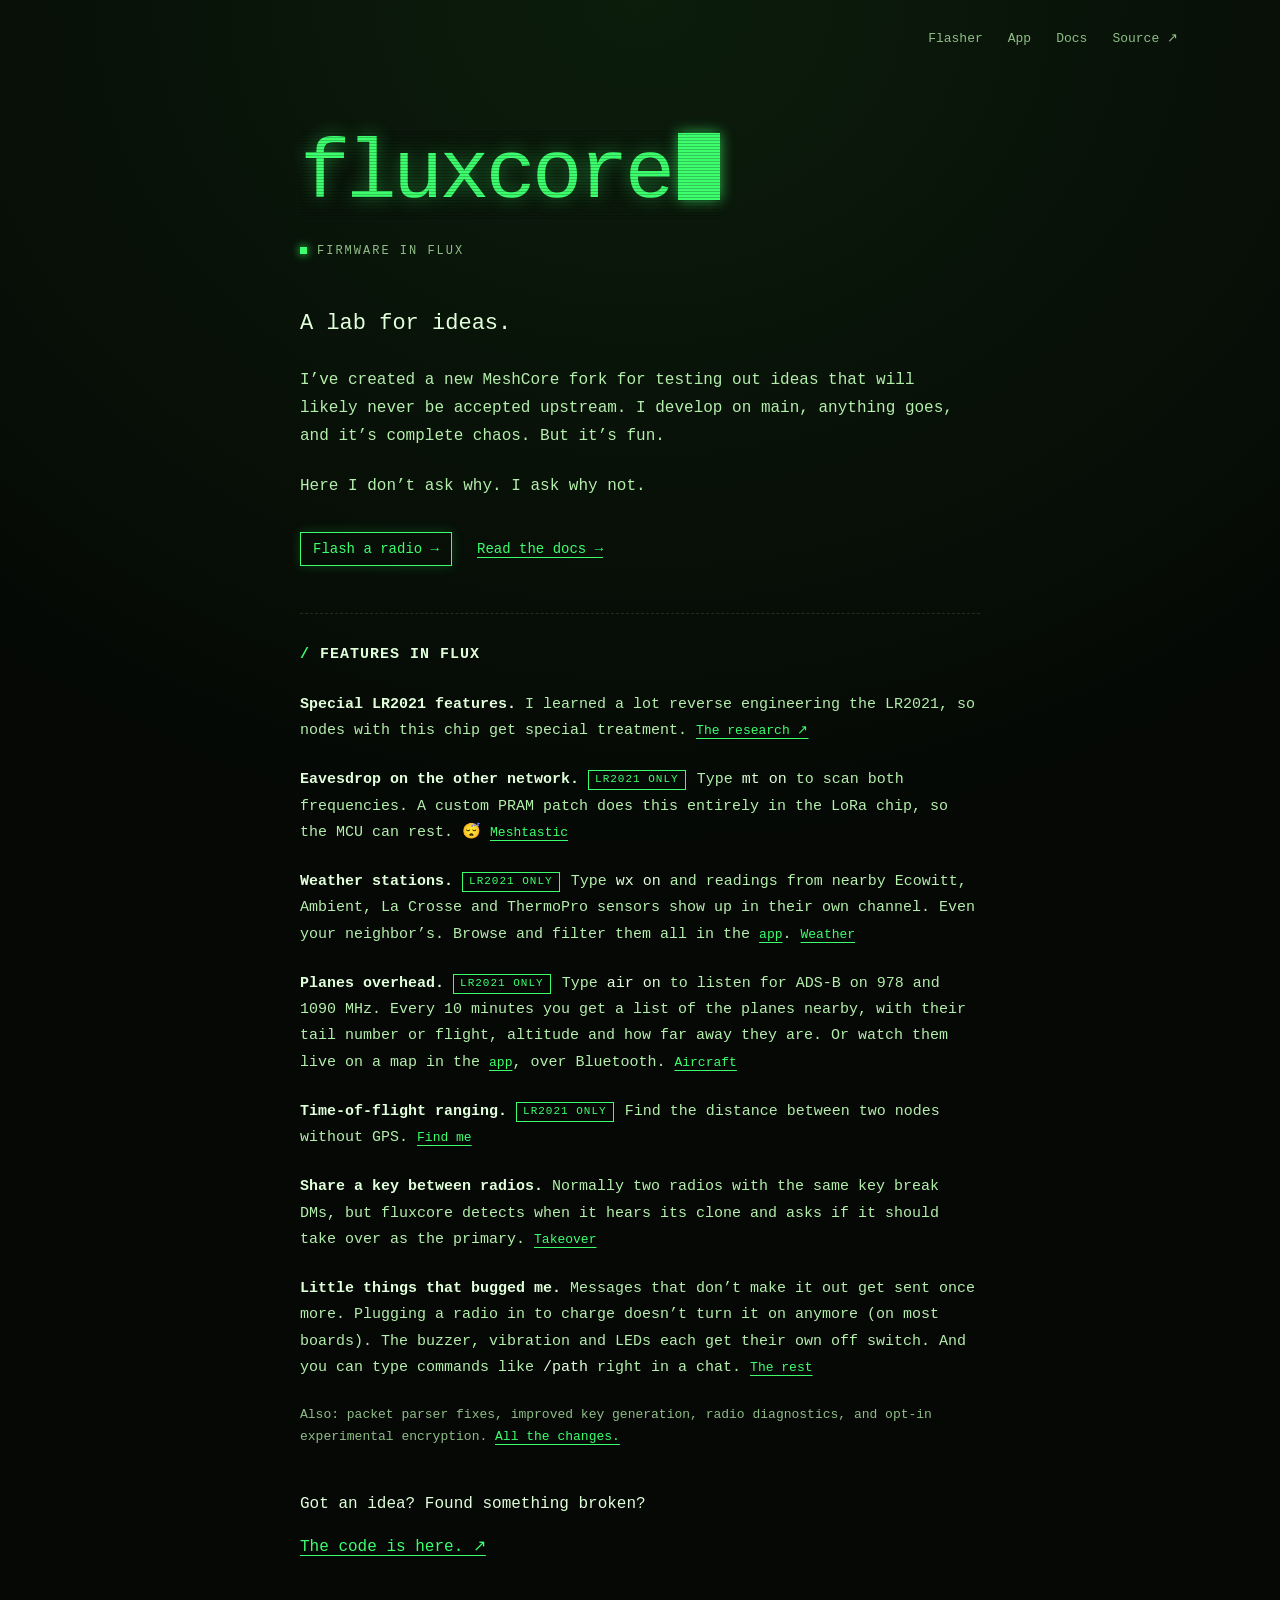
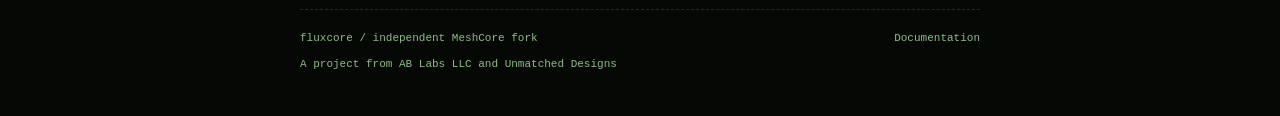
<file: landing/index.html>
<!doctype html>
<html lang="en">
<head>
<meta charset="utf-8"><meta name="viewport" content="width=device-width, initial-scale=1">
<title>fluxcore — Firmware in flux, compatible with MeshCore</title>
<meta name="description" content="A MeshCore fork for trying things. Fast iteration, useful fixes, and experiments on the existing mesh.">
<style>
:root{color-scheme:dark;--bg:#050805;--fg:#b4eeac;--hi:#e0ffda;--sub:#8fbd87;--line:#1c331b;--acid:#3dff6e;--ink:#031003;--mono:ui-monospace,SFMono-Regular,Menlo,Consolas,'Liberation Mono','Courier New',monospace}
*{box-sizing:border-box}html{scroll-behavior:smooth;background:var(--bg)}
body{margin:0;min-height:100vh;background:radial-gradient(ellipse 80% 50% at 50% 0,#0c1d0c,transparent) var(--bg) no-repeat;color:var(--fg);font:16px/1.75 var(--mono)}
/* scanlines on the title only */
h1{position:relative;width:fit-content}
h1::after{content:"";position:absolute;inset:0;pointer-events:none;background:repeating-linear-gradient(0deg,rgb(0 0 0/.22) 0 1px,transparent 1px 3px)}
::selection{background:var(--acid);color:var(--ink)}
a{color:var(--acid);text-decoration-thickness:1px;text-underline-offset:4px}
a:hover{background:var(--acid);color:var(--ink);text-decoration:none}
a:focus-visible{outline:1px solid var(--acid);outline-offset:4px}
nav{max-width:1140px;margin:0 auto;padding:28px 32px;display:flex;justify-content:flex-end;gap:25px;font-size:13px}
nav a{text-decoration:none;color:var(--sub)}
main{width:min(100% - 48px,680px);margin:52px auto 0}
header{margin-bottom:45px}
h1{font-size:clamp(52px,10vw,84px);font-weight:400;letter-spacing:-4px;line-height:1.05;margin:0 0 22px;color:var(--acid);text-shadow:0 0 18px rgb(61 255 110/.45)}
.cursor{display:inline-block;background:var(--acid);width:.5em;height:.8em;margin-left:.08em;vertical-align:-.04em;box-shadow:0 0 14px rgb(61 255 110/.7);animation:blink 1.1s steps(1) infinite}
@keyframes blink{50%{opacity:0}}
.status{color:var(--sub);font-size:12px;letter-spacing:2px;display:flex;align-items:center;gap:10px}
.signal{width:7px;height:7px;background:var(--acid);box-shadow:0 0 8px var(--acid);display:inline-block;position:relative;top:-1px}
.intro{font-size:22px;line-height:1.5;margin:0 0 26px;color:var(--hi)}
p{margin:0 0 22px}
h2{font-size:15px;font-weight:700;line-height:1.5;margin:0 0 25px;color:var(--hi);letter-spacing:1px;text-transform:uppercase}
.jump{display:flex;gap:25px;flex-wrap:wrap;margin:32px 0 0;font-size:14px;align-items:center}
.jump a{white-space:nowrap}
.primary{border:1px solid var(--acid);padding:4px 12px;text-decoration:none;box-shadow:0 0 12px rgb(61 255 110/.2)}
.section{border-top:1px dashed var(--line);padding-top:30px;margin-top:47px}
.feature{font-size:15px;line-height:1.75}
.feature strong{font-weight:700;color:var(--hi)}
.feature p{margin-bottom:23px}
.feature a{font-size:13px;white-space:nowrap}
.note{font-size:13px;color:var(--sub);line-height:1.7}
.closing{margin:42px 0 48px;font-size:16px}
.closing p{margin:0 0 15px;color:var(--hi)}
footer{border-top:1px dashed var(--line);padding:19px 0 34px;margin-top:42px;display:flex;justify-content:space-between;gap:16px;font-size:11px;color:var(--sub)}
footer a{text-decoration:none;color:var(--sub)}
footer{flex-wrap:wrap;row-gap:6px}
code{color:var(--hi)}
.tag{display:inline-block;border:1px solid var(--acid);color:var(--acid);font-size:11px;letter-spacing:1px;text-transform:uppercase;padding:0 6px;margin:0 2px 0 0;line-height:1.6;vertical-align:1px}
.credit{flex-basis:100%}
.slash{color:var(--acid);margin-right:10px}
@media(max-width:600px){nav{padding:23px 24px;justify-content:flex-start;gap:22px;font-size:12px}main{margin-top:36px;width:calc(100% - 48px)}h1{font-size:58px;letter-spacing:-3px}.intro{font-size:19px}body{font-size:15px}.section{margin-top:35px}.jump{gap:20px;font-size:13px}footer{flex-direction:column;gap:5px}.status{font-size:11px}}
@media(prefers-reduced-motion:reduce){html{scroll-behavior:auto}.cursor{animation:none}}
</style>
</head><body>
<nav aria-label="Main navigation"><a href="/flash/">Flasher</a><a href="/app/">App</a><a href="/docs/">Docs</a><a href="https://github.com/beala/MeshCore">Source ↗</a></nav>
<main>
<header><h1>fluxcore<span class="cursor" aria-hidden="true"></span></h1><div class="status"><span class="signal" aria-hidden="true"></span>FIRMWARE IN FLUX</div></header>
<p class="intro">A lab for ideas.</p>
<p>I’ve created a new MeshCore fork for testing out ideas that will likely never be accepted upstream. I develop on main, anything goes, and it’s complete chaos. But it’s fun.</p>
<p>Here I don’t ask why. I ask why not.</p>
<div class="jump"><a class="primary" href="/flash/">Flash a radio →</a><a href="/docs/">Read the docs →</a></div>
<section class="section" aria-labelledby="changes"><h2 id="changes"><span class="slash" aria-hidden="true">/</span>Features in flux</h2>
<div class="feature">
<p><strong>Special LR2021 features.</strong> I learned a lot reverse engineering the LR2021, so nodes with this chip get special treatment. <a href="https://github.com/beala/lr2021-re">The research ↗</a></p>
<p><strong>Eavesdrop on the other network.</strong> <span class="tag">LR2021 only</span> Type <code>mt on</code> to scan both frequencies. A custom PRAM patch does this entirely in the LoRa chip, so the MCU can rest. 😴 <a href="/docs/#meshtastic">Meshtastic</a></p>
<p><strong>Weather stations.</strong> <span class="tag">LR2021 only</span> Type <code>wx on</code> and readings from nearby Ecowitt, Ambient, La Crosse and ThermoPro sensors show up in their own channel. Even your neighbor’s. Browse and filter them all in the <a href="/app/">app</a>. <a href="/docs/#weather">Weather</a></p>
<p><strong>Planes overhead.</strong> <span class="tag">LR2021 only</span> Type <code>air on</code> to listen for ADS-B on 978 and 1090&nbsp;MHz. Every 10 minutes you get a list of the planes nearby, with their tail number or flight, altitude and how far away they are. Or watch them live on a map in the <a href="/app/">app</a>, over Bluetooth. <a href="/docs/#aircraft">Aircraft</a></p>
<p><strong>Time-of-flight ranging.</strong> <span class="tag">LR2021 only</span> Find the distance between two nodes without GPS. <a href="/docs/#find-me">Find me</a></p>
<p><strong>Share a key between radios.</strong> Normally two radios with the same key break DMs, but fluxcore detects when it hears its clone and asks if it should take over as the primary. <a href="/docs/#clone-takeover">Takeover</a></p>
<p><strong>Little things that bugged me.</strong> Messages that don’t make it out get sent once more. Plugging a radio in to charge doesn’t turn it on anymore (on most boards). The buzzer, vibration and LEDs each get their own off switch. And you can type commands like <code>/path</code> right in a chat. <a href="/docs/#differences">The rest</a></p>
</div>
<p class="note">Also: packet parser fixes, improved key generation, radio diagnostics, and opt-in experimental encryption. <a href="/docs/#differences">All the changes.</a></p>
</section>
<div class="closing"><p>Got an idea? Found something broken?</p><a href="https://github.com/beala/MeshCore">The code is here. ↗</a></div>
<footer><span>fluxcore / independent MeshCore fork</span><a href="/docs/">Documentation</a><span class="credit">A project from AB Labs LLC and Unmatched Designs</span></footer>
</main></body></html>
</file>
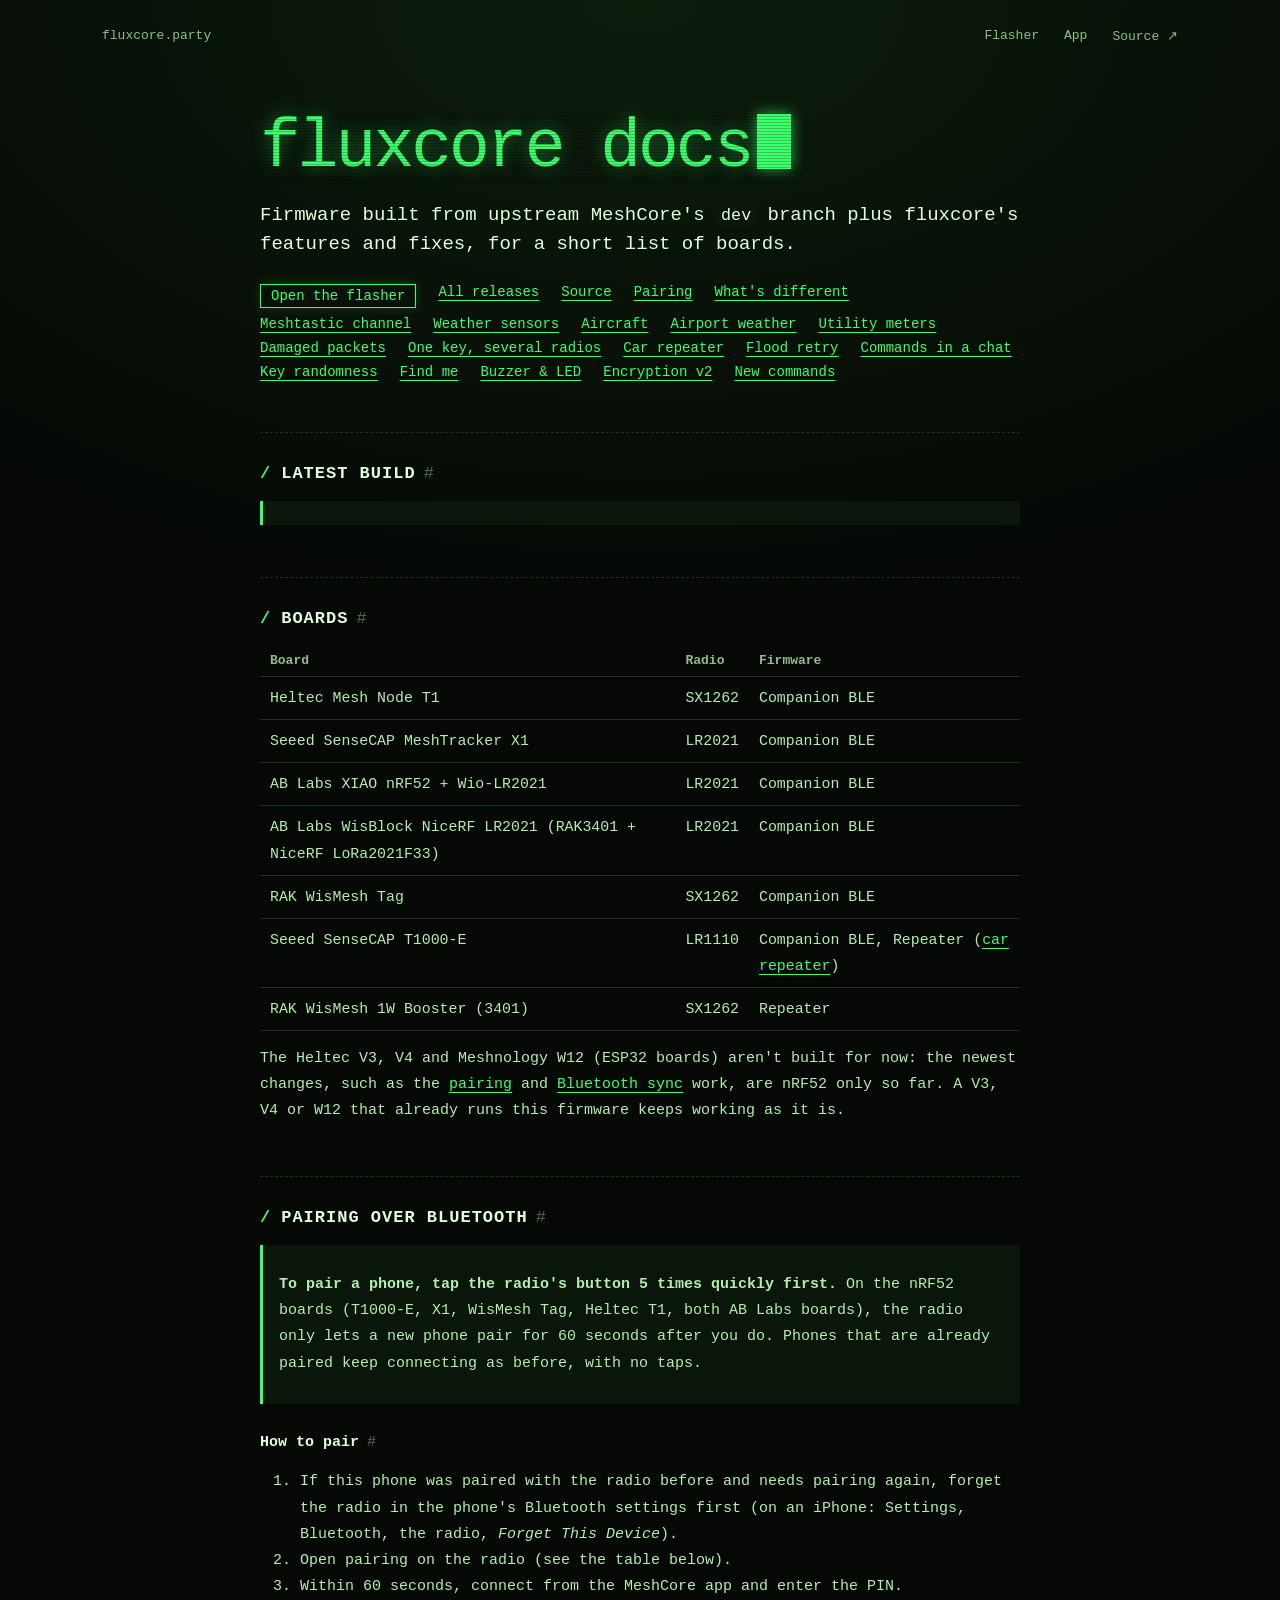
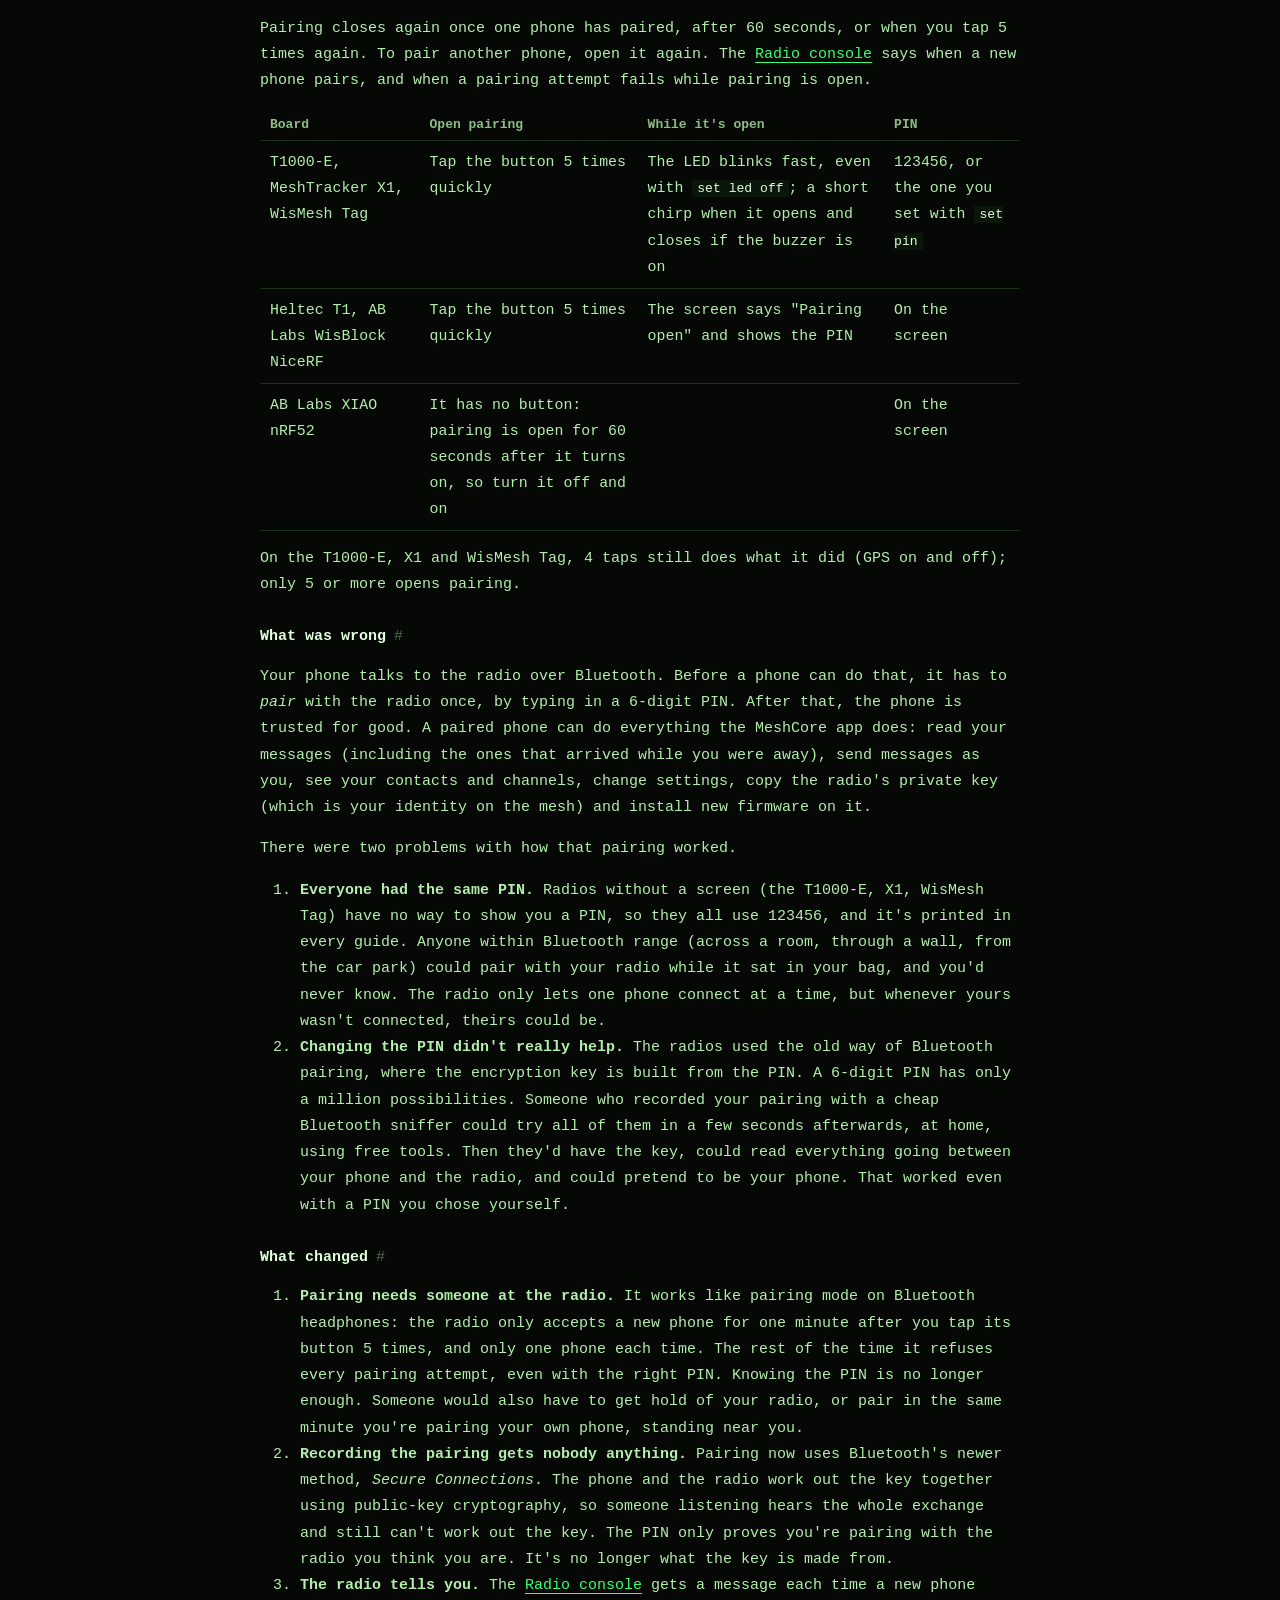
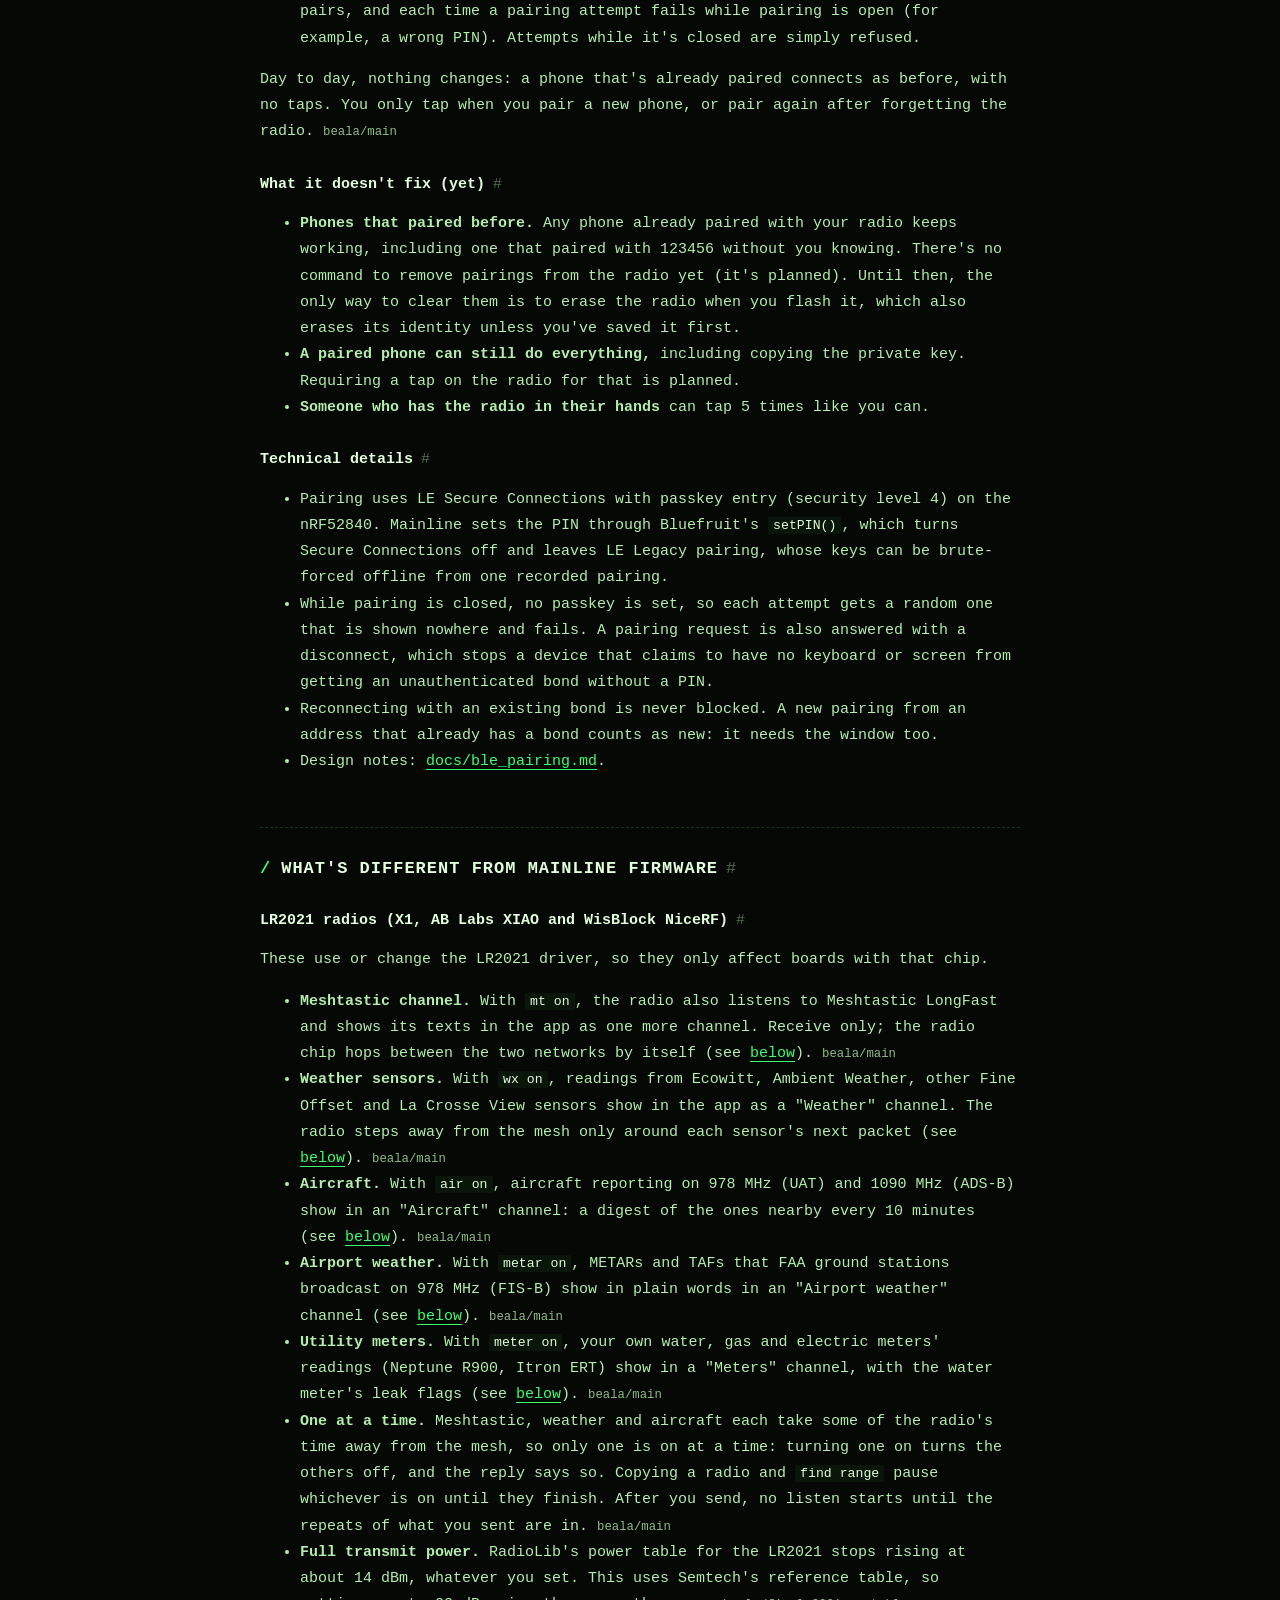
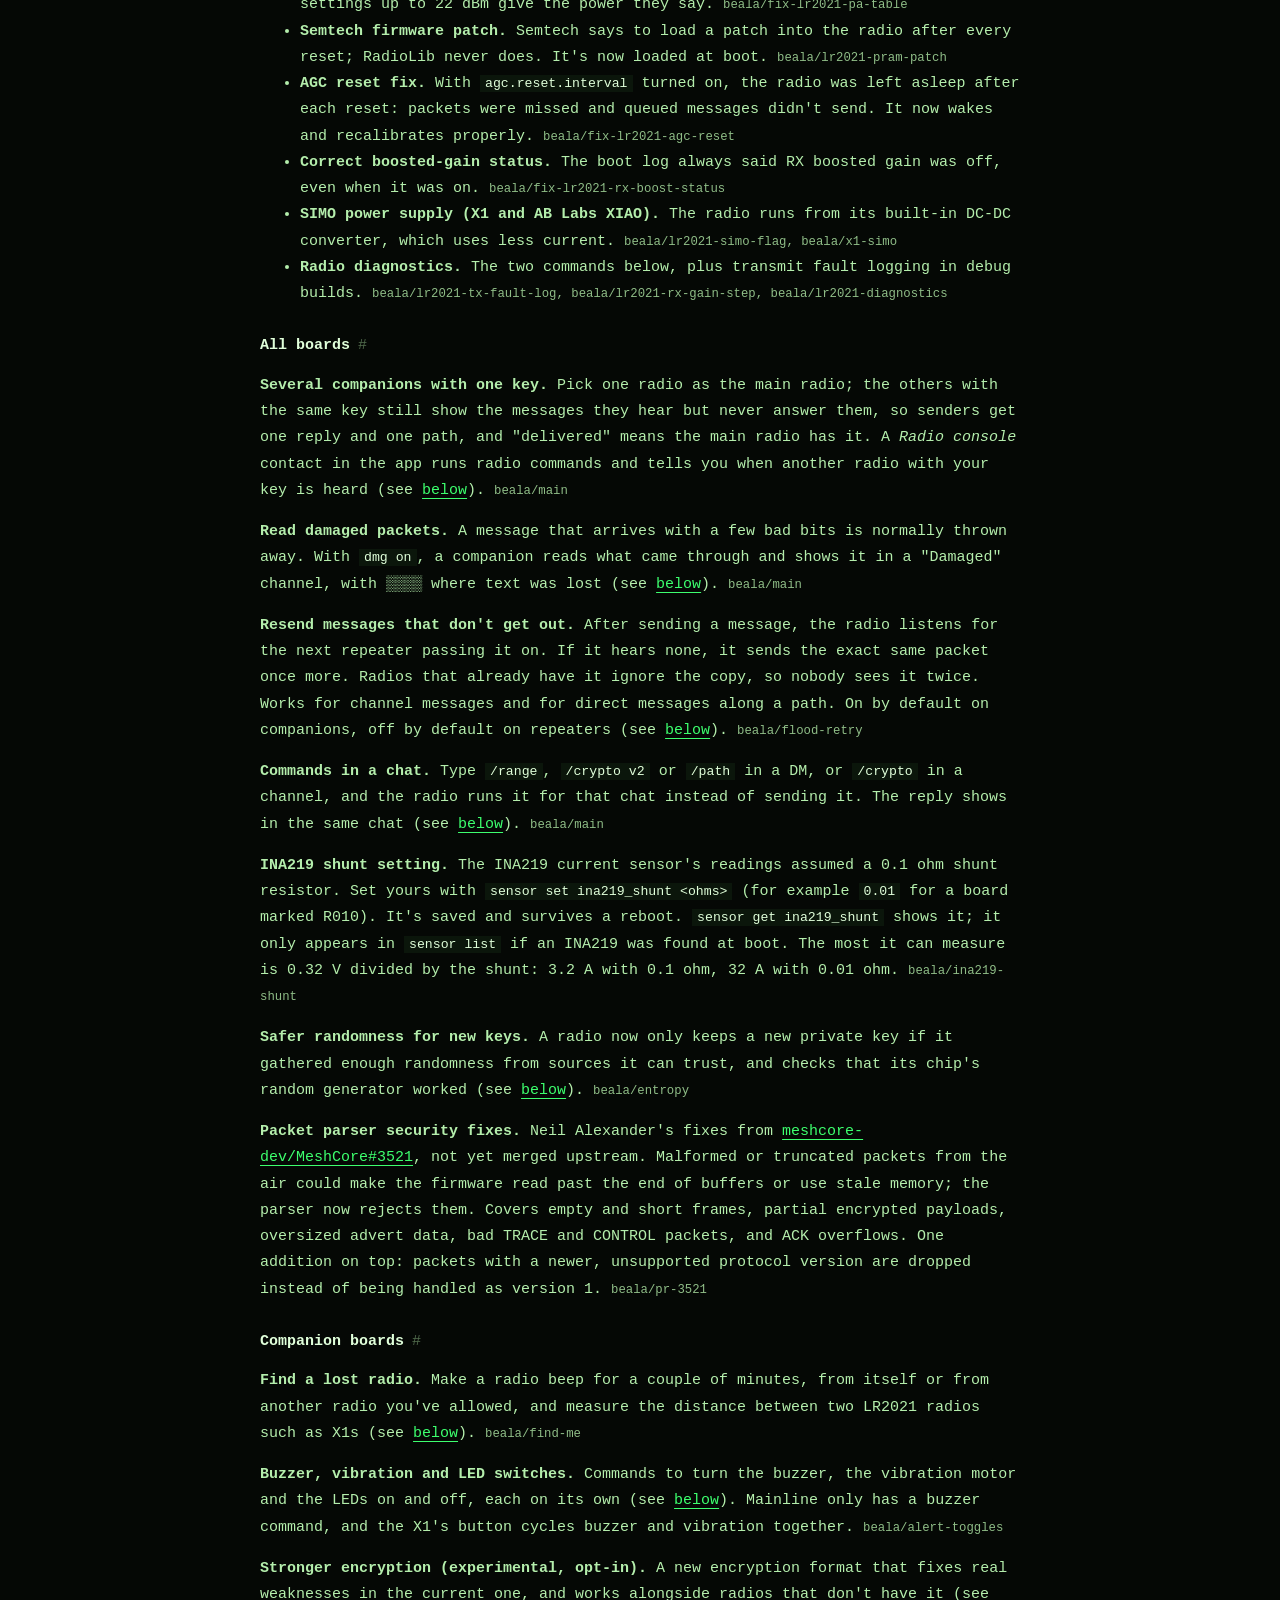
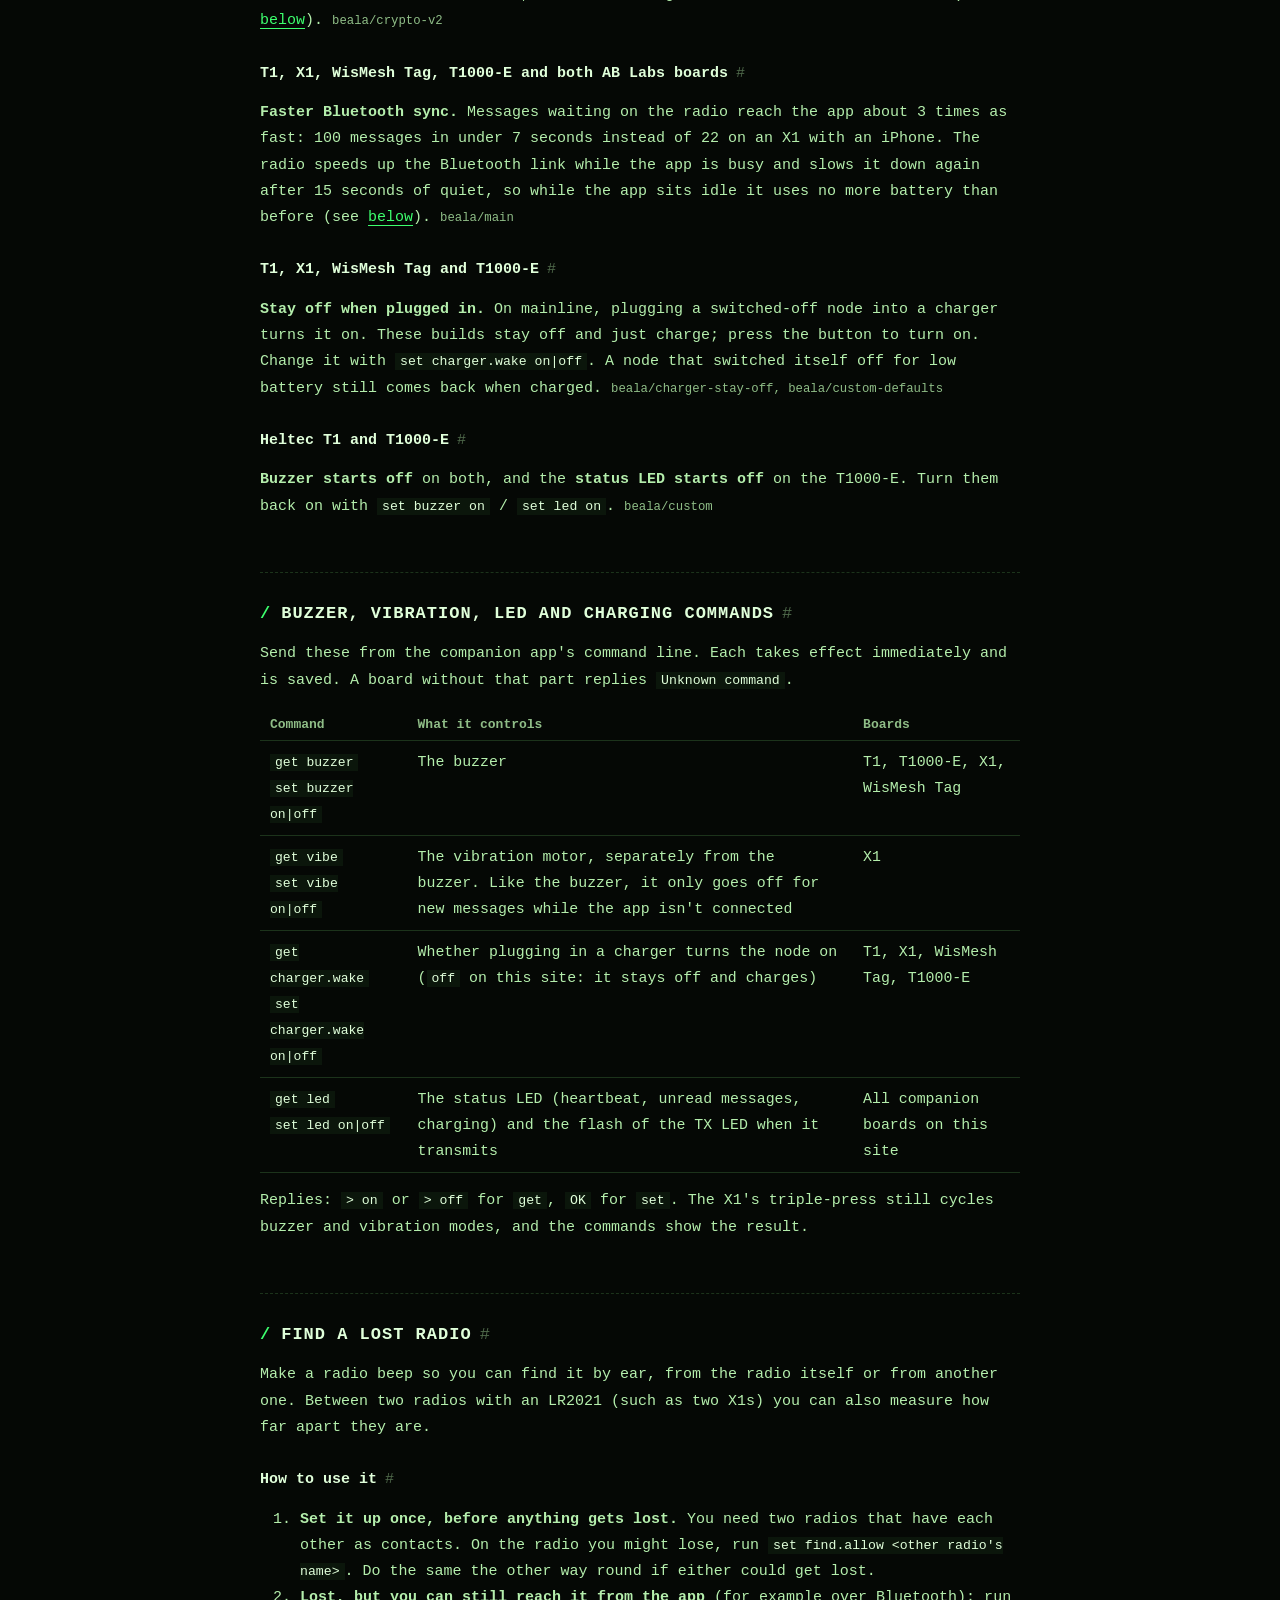
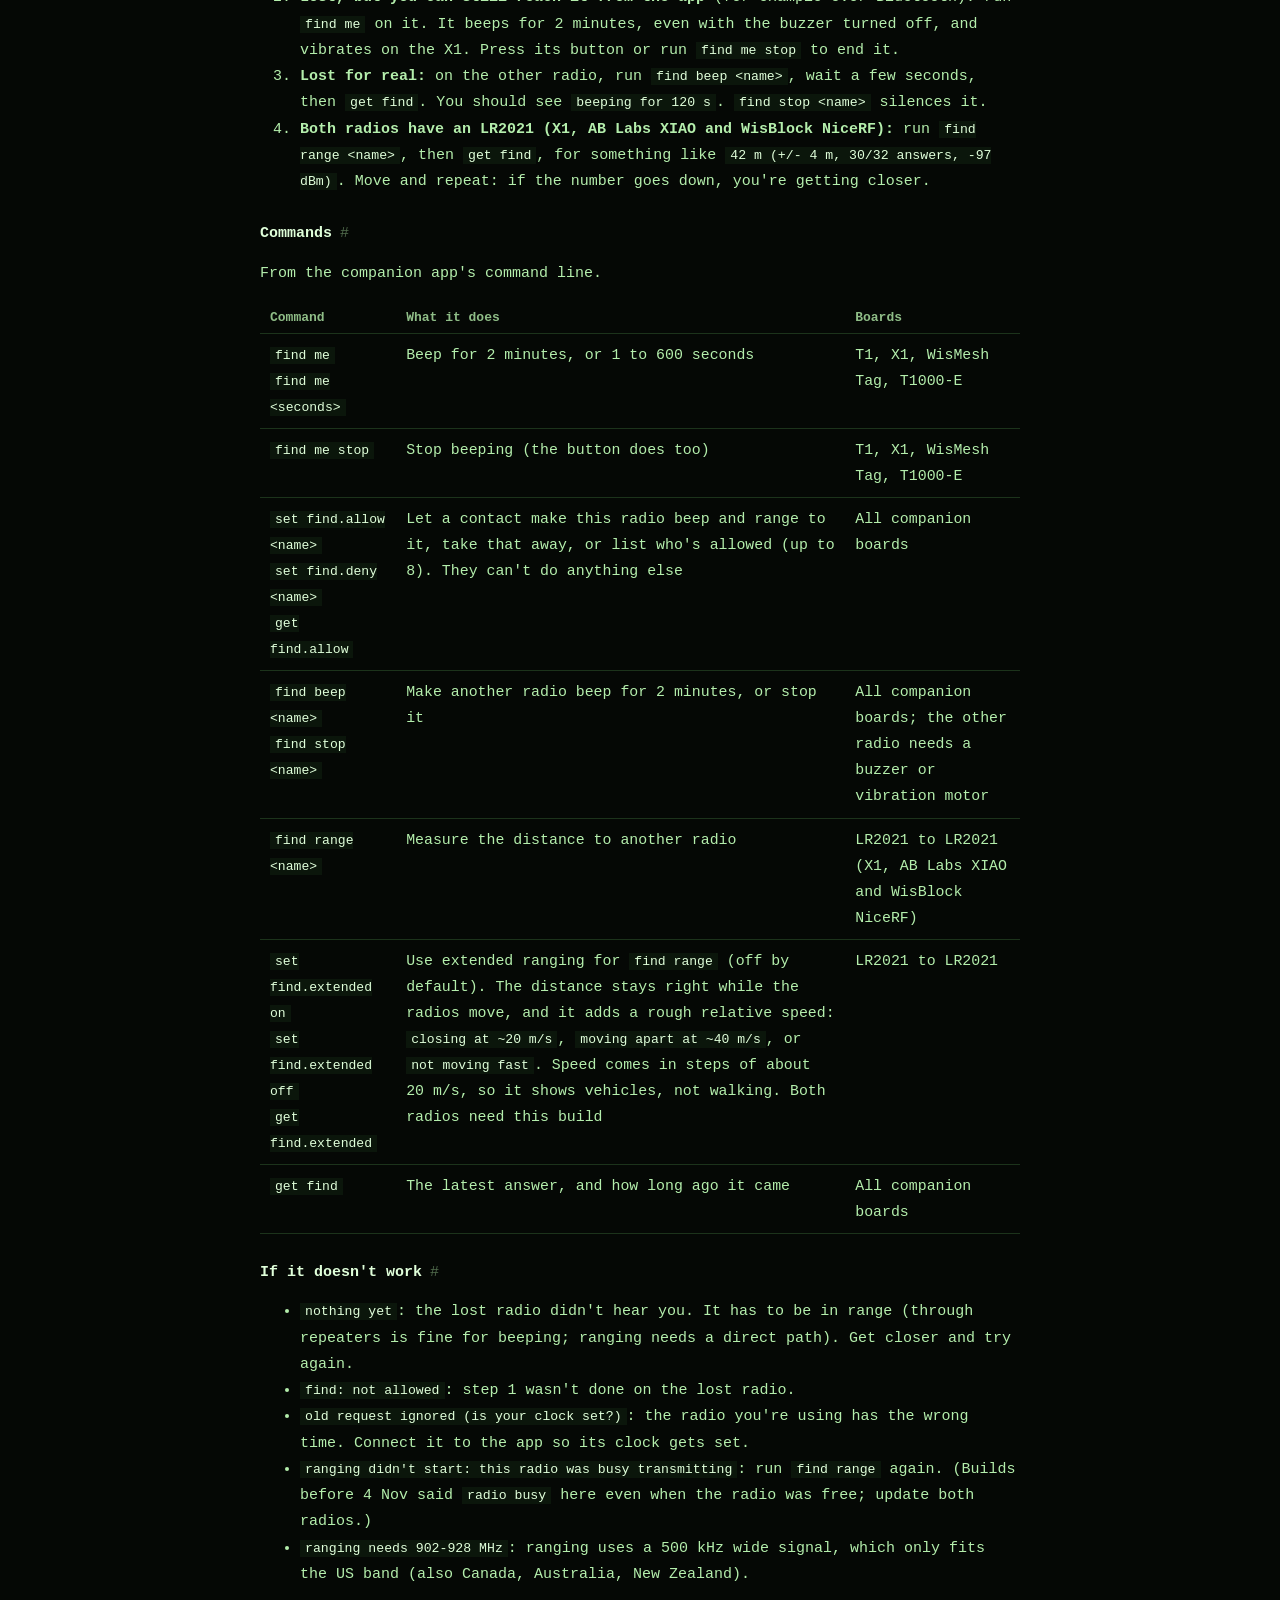
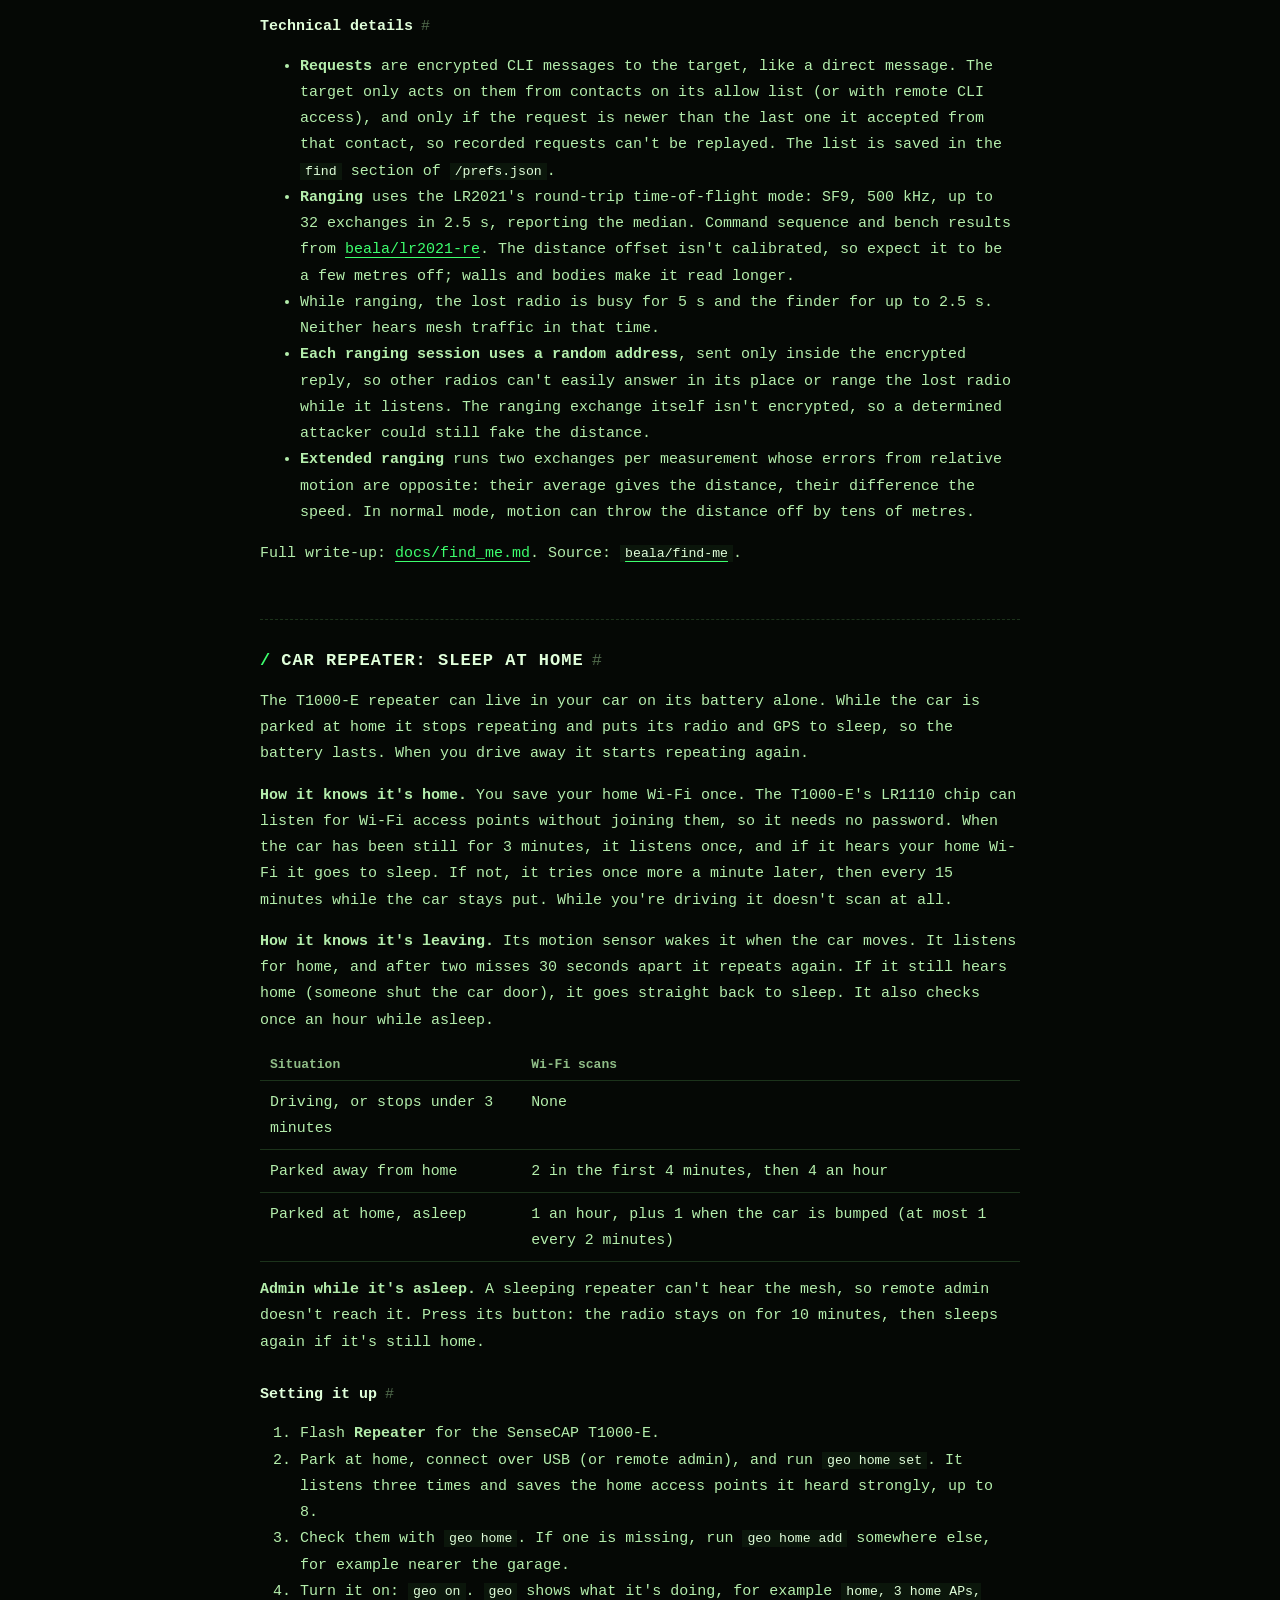
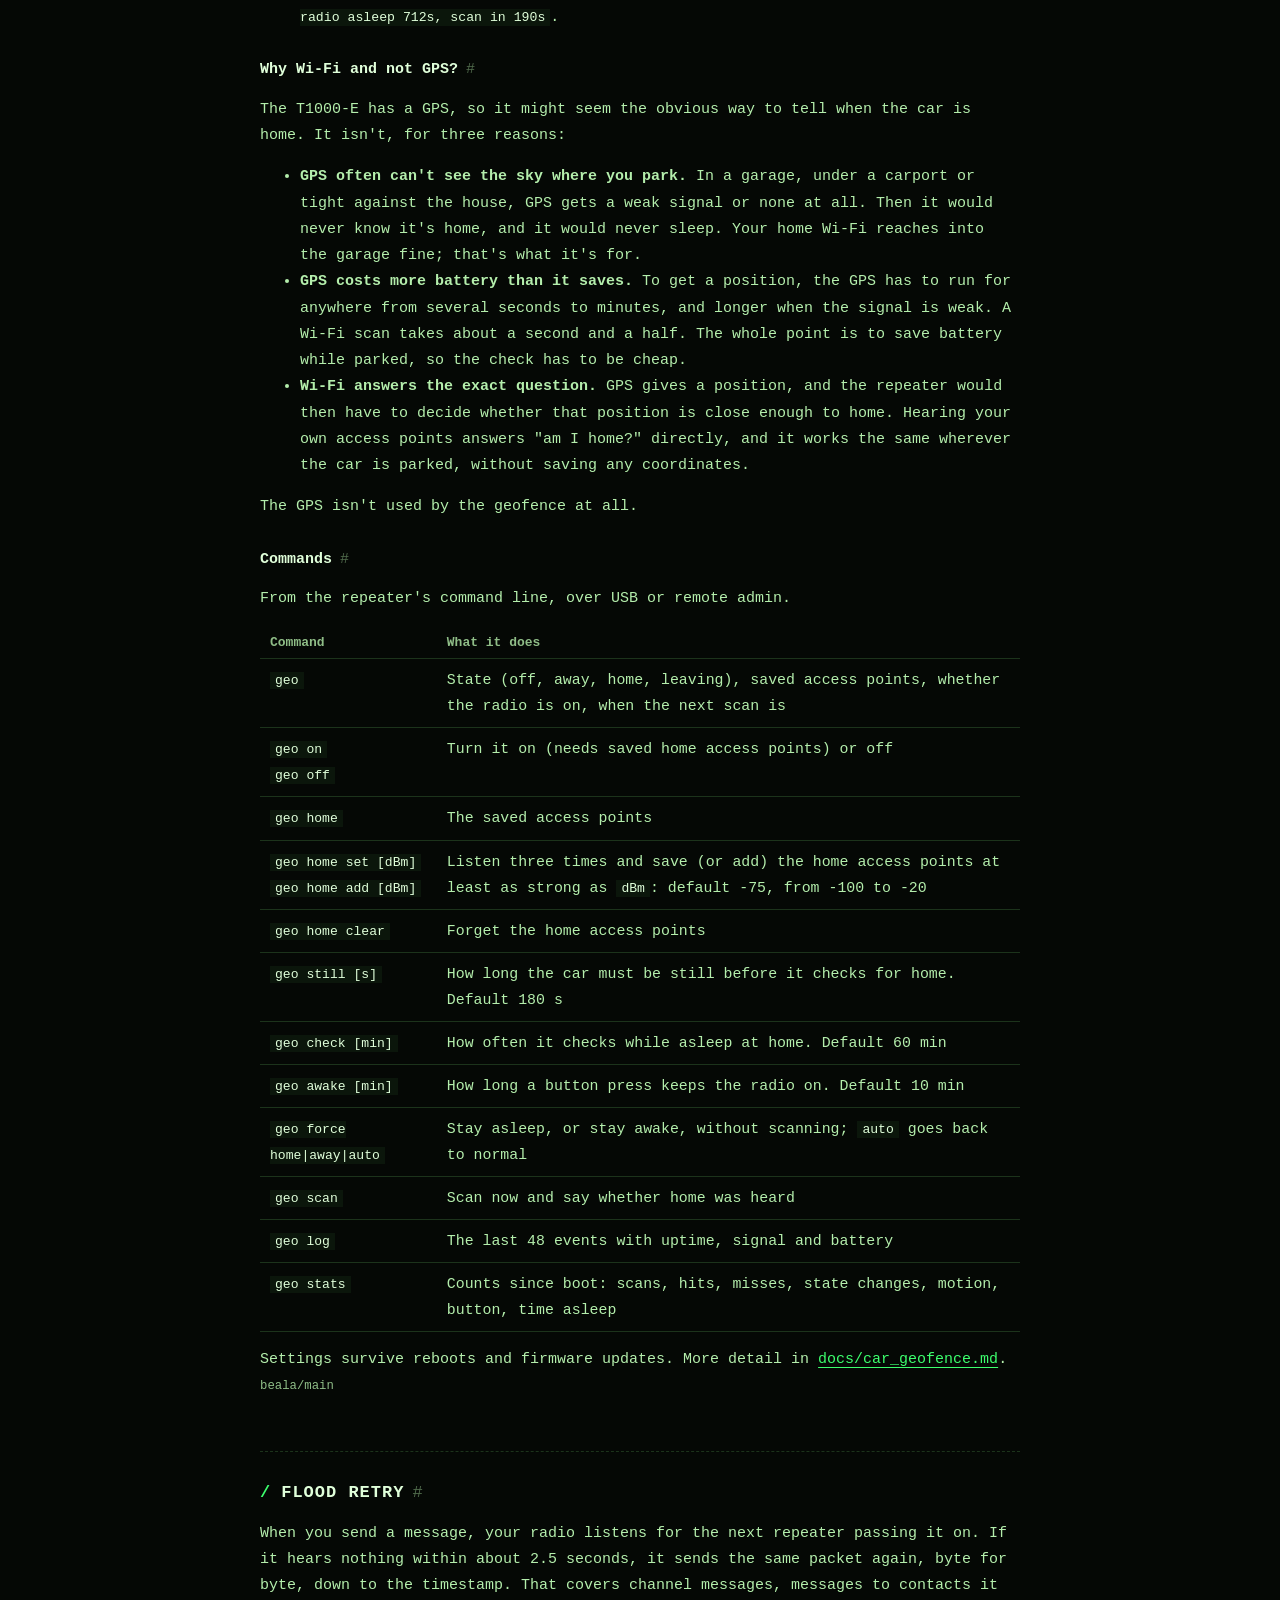
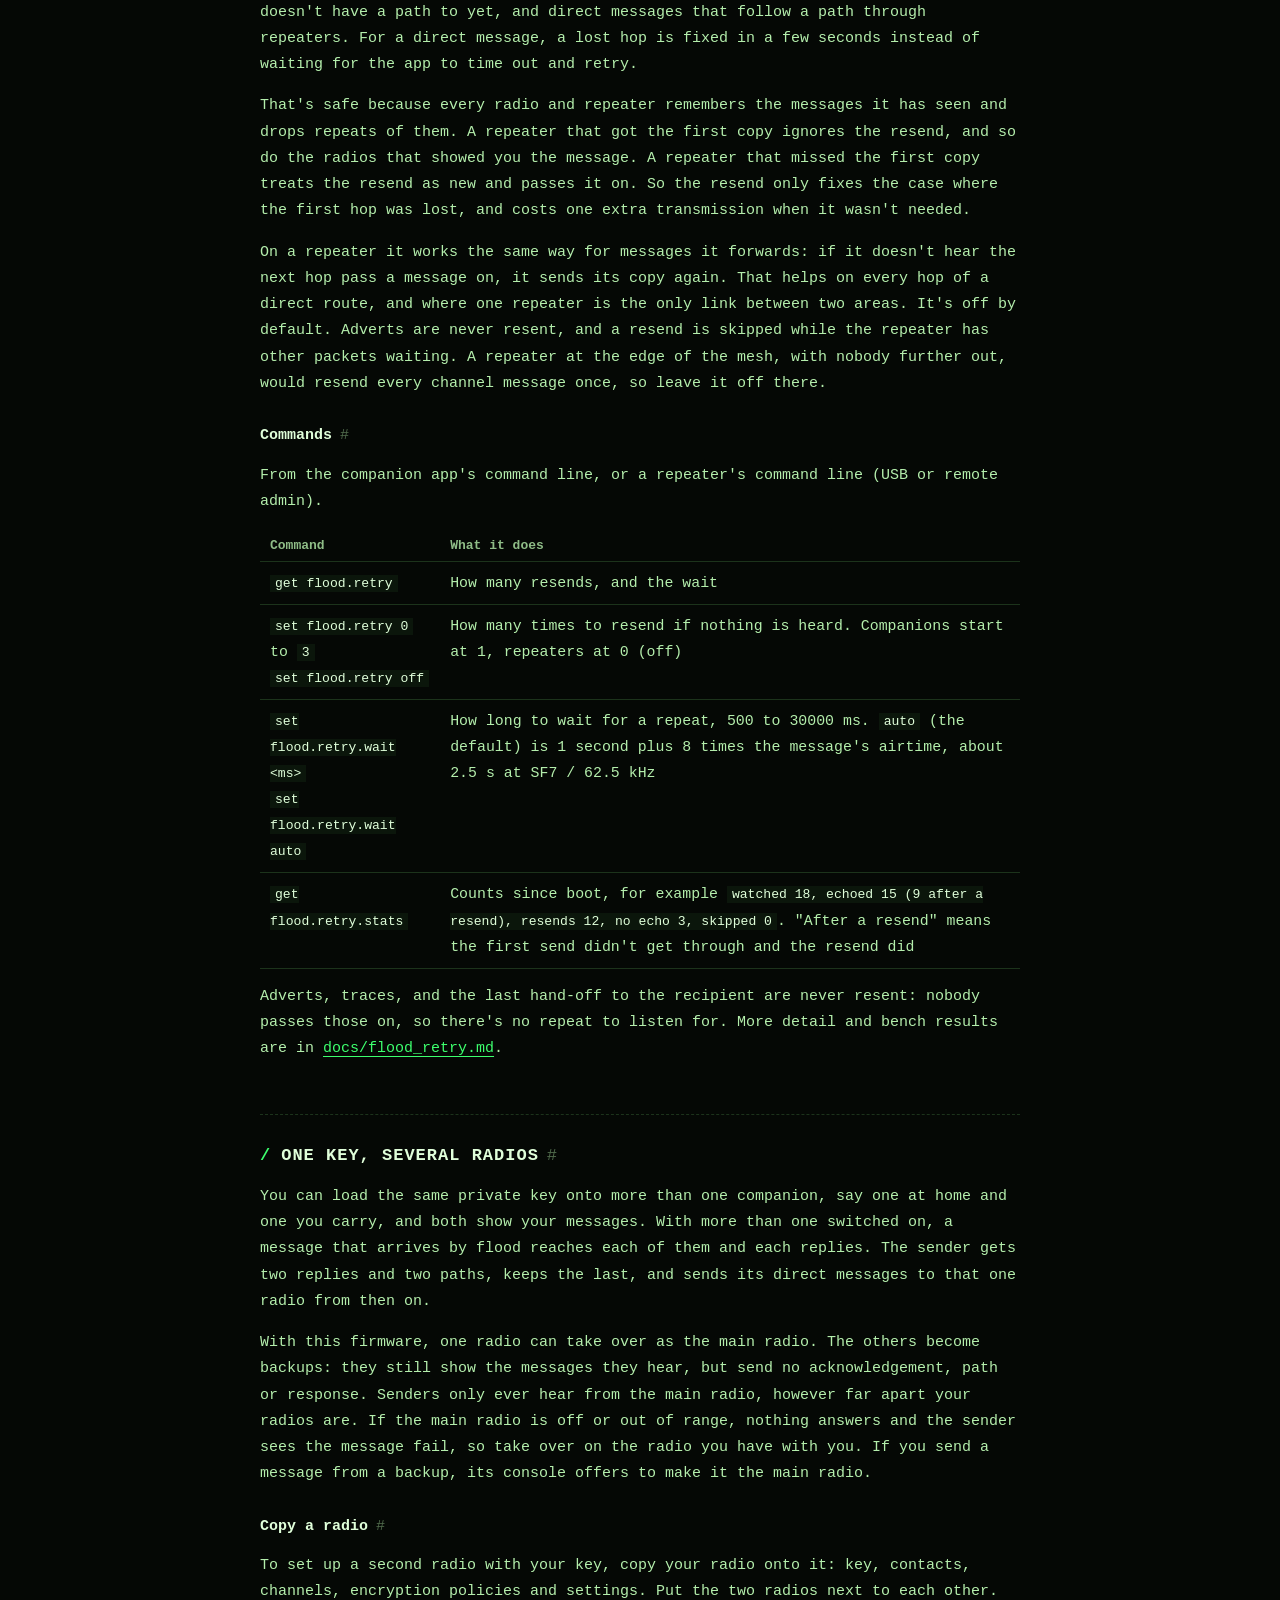
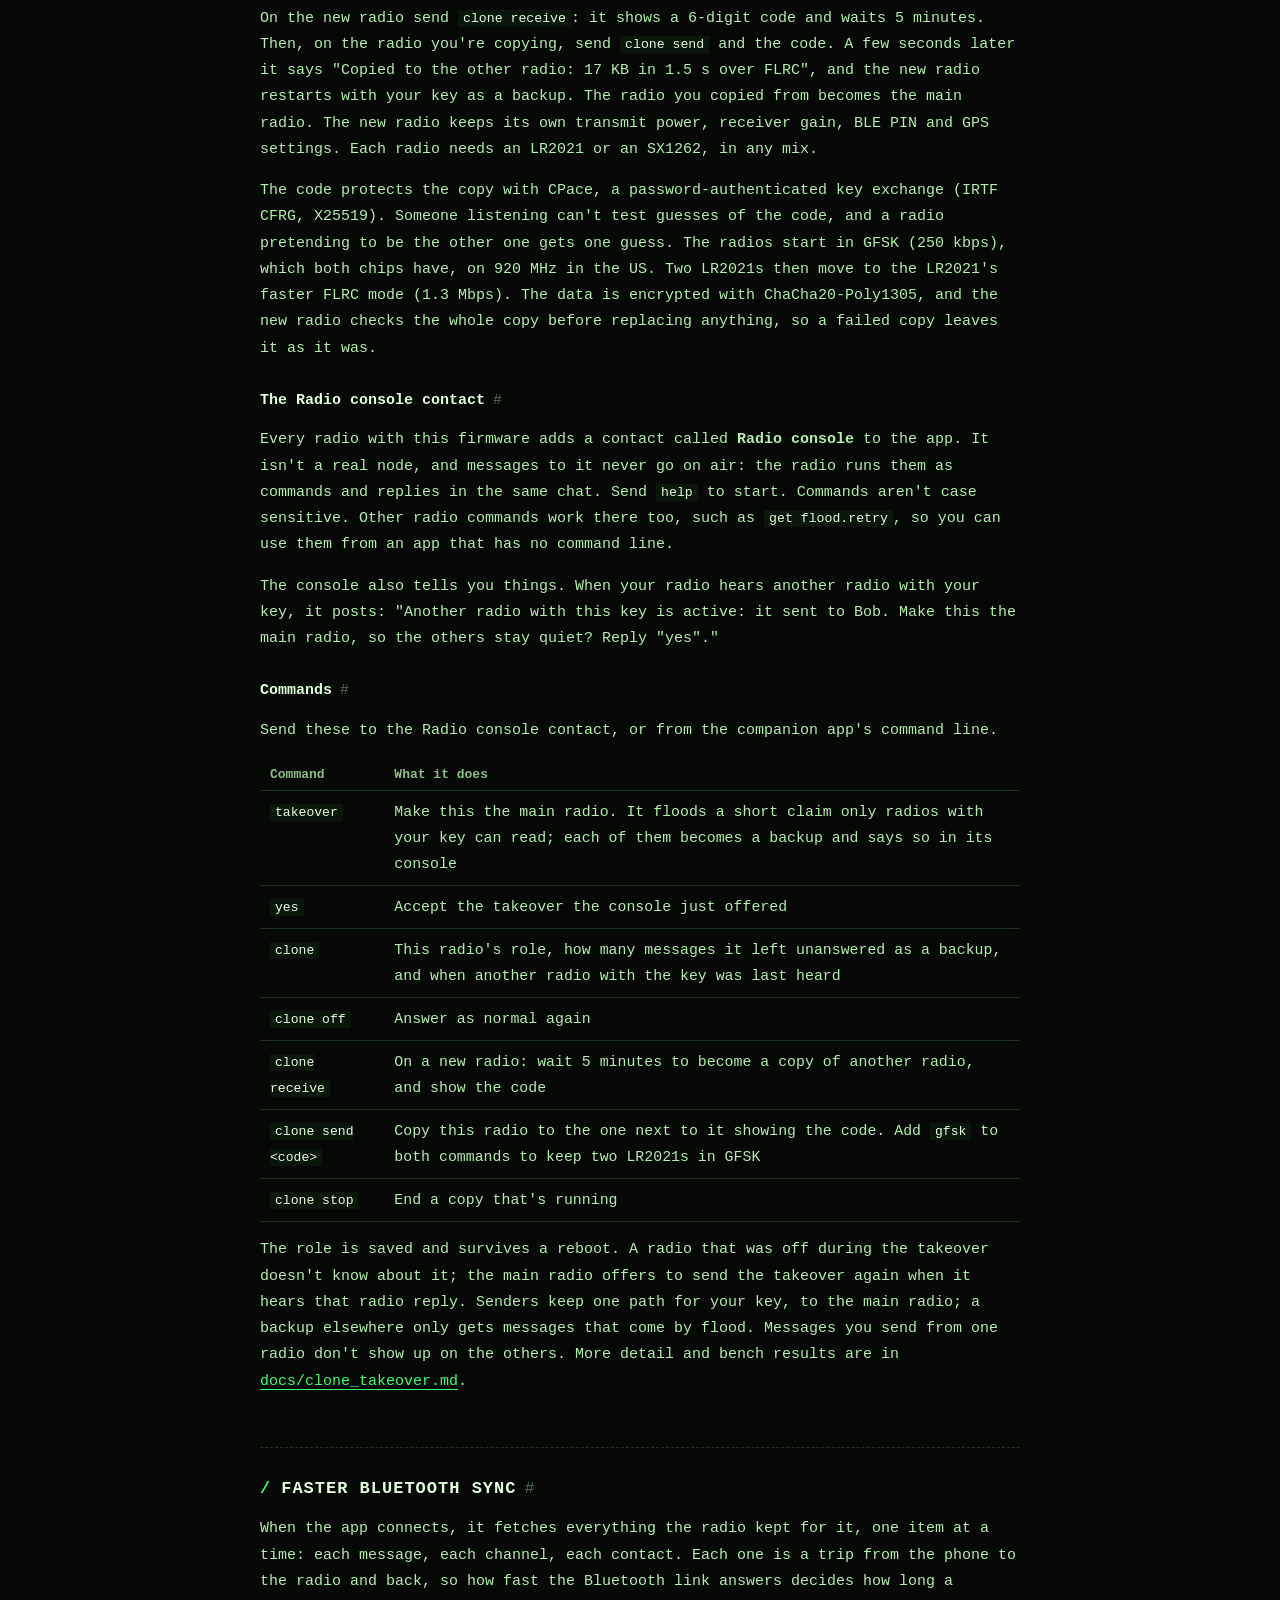
<file: flasher/docs/index.html>
<!doctype html>
<html lang="en">
<head>
<meta charset="utf-8">
<meta name="viewport" content="width=device-width, initial-scale=1">
<title>fluxcore docs</title>
<style>
  /* Matches fluxcore.party */
  :root { color-scheme: dark; --bg:#050805; --fg:#b4eeac; --hi:#e0ffda; --muted:#8fbd87; --line:#1c331b; --card:#0b160b; --acid:#3dff6e; --green:#3dff6e; --ink:#031003; --warn:#ffc640; --warnbg:#171204; --mono:ui-monospace,SFMono-Regular,Menlo,Consolas,'Liberation Mono','Courier New',monospace; }
  * { box-sizing: border-box; }
  html { scroll-behavior: smooth; background:var(--bg); }
  body { margin:0; min-height:100vh; background:radial-gradient(ellipse 80% 600px at 50% 0,#0c1d0c,transparent) var(--bg) no-repeat; color:var(--fg); font:15px/1.75 var(--mono); }
  /* scanlines on the title only */
  h1 { position:relative; width:fit-content; }
  h1::after { content:""; position:absolute; inset:0; pointer-events:none; background:repeating-linear-gradient(0deg,rgb(0 0 0/.22) 0 1px,transparent 1px 3px); }
  ::selection { background:var(--acid); color:var(--ink); }
  .top { max-width:1140px; margin:0 auto; padding:28px 32px; display:flex; justify-content:space-between; gap:25px; font:13px var(--mono); }
  .top a { text-decoration:none; color:var(--muted); }
  .top .links { display:flex; gap:25px; }
  main { width:min(100% - 48px, 760px); margin: 40px auto 0; padding-bottom: 64px; }
  h1 { font:400 clamp(44px,8vw,68px)/1.05 var(--mono); letter-spacing:-3px; margin:0 0 18px; color:var(--acid); text-shadow:0 0 18px rgb(61 255 110/.45); }
  .cursor { display:inline-block; background:var(--acid); width:.5em; height:.8em; margin-left:.08em; vertical-align:-.04em; box-shadow:0 0 14px rgb(61 255 110/.7); animation:blink 1.1s steps(1) infinite; }
  @keyframes blink { 50% { opacity:0; } }
  h2 { font:bold 17px/1.5 var(--mono); letter-spacing:-.4px; margin: 52px 0 14px; padding-top: 28px; border-top: 1px dashed var(--line); color:var(--hi); text-transform:uppercase; letter-spacing:1px; }
  h2::before { content:"/"; color:var(--green); margin-right:10px; }
  h3 { font:bold 15px/1.5 var(--mono); color:var(--hi); margin: 28px 0 6px; }
  p, li { color: var(--fg); }
  .lede { color:var(--hi); font-size:19px; line-height:1.5; margin-top: 0; }
  a { color: var(--acid); text-decoration-thickness:1px; text-underline-offset:4px; }
  a:hover { background:var(--acid); color:var(--ink); text-decoration:none; }
  a:focus-visible { outline:1px solid var(--acid); outline-offset:4px; }
  code { font: 0.88em var(--mono); background: var(--card); padding: 1px 5px; color:var(--hi); }
  pre { background: var(--card); border-left: 3px solid var(--green); padding: 12px 14px; overflow-x:auto; }
  pre code { padding:0; background:none; }
  table { width:100%; border-collapse: collapse; font-size: 0.93rem; }
  th, td { text-align:left; padding: 8px 10px; border-bottom: 1px solid var(--line); vertical-align: top; }
  th { color: var(--muted); font: bold 13px var(--mono); }
  .table-wrap { overflow-x:auto; }
  .note { background: var(--warnbg); border-left: 3px solid var(--warn); padding: 10px 14px; }
  .note strong { color: var(--warn); }
  .card { background: var(--card); padding: 12px 16px; border-left: 3px solid var(--acid); }
  .nav { display:flex; gap: 8px 22px; flex-wrap: wrap; margin: 26px 0 0; font: 14px var(--mono); }
  .nav a.primary { border:1px solid var(--acid); padding:3px 10px; text-decoration:none; box-shadow:0 0 12px rgb(61 255 110/.2); }
  .branch { font: 0.82em var(--mono); color: var(--muted); }
  .anchor { margin-left: 8px; color: var(--muted); text-decoration: none; font-weight: 400; opacity: .55; }
  .anchor:hover, .anchor:focus { opacity: 1; }
  .anchor.copied::after { content: " copied"; font-size: .75em; color: var(--green); }
  h2, h3 { scroll-margin-top: 16px; }
  footer { border-top:1px dashed var(--line); margin-top:52px; padding:19px 0 0; display:flex; justify-content:space-between; gap:16px; font:11px var(--mono); color:var(--muted); }
  footer a { text-decoration:none; color:var(--muted); }
  footer { flex-wrap:wrap; row-gap:6px; }
  .credit { flex-basis:100%; }
  @media (max-width:600px) { .top { padding:23px 24px; } h1 { letter-spacing:-2px; } footer { flex-direction:column; gap:5px; } }
  @media (prefers-reduced-motion:reduce) { .cursor { animation:none; } }
</style>
</head>
<body>
<nav class="top" aria-label="Main navigation"><a href="/">fluxcore.party</a><span class="links"><a href="/flash/">Flasher</a><a href="/app/">App</a><a href="https://github.com/beala/MeshCore">Source ↗</a></span></nav>
<main>
  <h1>fluxcore docs<span class="cursor" aria-hidden="true"></span></h1>
  <p class="lede">Firmware built from upstream MeshCore's <code>dev</code> branch plus fluxcore's features and fixes, for a short list of boards.</p>
  <div class="nav">
    <a class="primary" href="/flash/">Open the flasher</a>
    <a href="https://github.com/beala/MeshCore/releases">All releases</a>
    <a href="https://github.com/beala/MeshCore">Source</a>
    <a href="#pairing">Pairing</a>
    <a href="#differences">What's different</a>
    <a href="#meshtastic">Meshtastic channel</a>
    <a href="#weather">Weather sensors</a>
    <a href="#aircraft">Aircraft</a>
    <a href="#airport-weather">Airport weather</a>
    <a href="#meters">Utility meters</a>
    <a href="#damaged">Damaged packets</a>
    <a href="#clone-takeover">One key, several radios</a>
    <a href="#car-repeater">Car repeater</a>
    <a href="#flood-retry">Flood retry</a>
    <a href="#chat-commands">Commands in a chat</a>
    <a href="#key-randomness">Key randomness</a>
    <a href="#find-me">Find me</a>
    <a href="#alerts">Buzzer &amp; LED</a>
    <a href="#encryption">Encryption v2</a>
    <a href="#commands">New commands</a>
  </div>

  <h2 id="latest-build">Latest build<a class="anchor" href="#latest-build" aria-label="Copy link to this section">#</a></h2>
  <div class="card"><!--LATEST--></div>

  <h2 id="boards">Boards<a class="anchor" href="#boards" aria-label="Copy link to this section">#</a></h2>
  <div class="table-wrap">
  <table>
    <tr><th>Board</th><th>Radio</th><th>Firmware</th></tr>
    <tr><td>Heltec Mesh Node T1</td><td>SX1262</td><td>Companion BLE</td></tr>
    <tr><td>Seeed SenseCAP MeshTracker X1</td><td>LR2021</td><td>Companion BLE</td></tr>
    <tr><td>AB Labs XIAO nRF52 + Wio-LR2021</td><td>LR2021</td><td>Companion BLE</td></tr>
    <tr><td>AB Labs WisBlock NiceRF LR2021 (RAK3401 + NiceRF LoRa2021F33)</td><td>LR2021</td><td>Companion BLE</td></tr>
    <tr><td>RAK WisMesh Tag</td><td>SX1262</td><td>Companion BLE</td></tr>
    <tr><td>Seeed SenseCAP T1000-E</td><td>LR1110</td><td>Companion BLE, Repeater (<a href="#car-repeater">car repeater</a>)</td></tr>
    <tr><td>RAK WisMesh 1W Booster (3401)</td><td>SX1262</td><td>Repeater</td></tr>
  </table>
  </div>
  <p>The Heltec V3, V4 and Meshnology W12 (ESP32 boards) aren't built for now: the newest changes, such as the
    <a href="#pairing">pairing</a> and <a href="#ble-sync">Bluetooth sync</a> work, are nRF52 only so far. A V3,
    V4 or W12 that already runs this firmware keeps working as it is.</p>

  <h2 id="pairing">Pairing over Bluetooth<a class="anchor" href="#pairing" aria-label="Copy link to this section">#</a></h2>
  <div class="card"><p><strong>To pair a phone, tap the radio's button 5 times quickly first.</strong> On the
    nRF52 boards (T1000-E, X1, WisMesh Tag, Heltec T1, both AB Labs boards), the radio only lets a new phone pair
    for 60 seconds after you do. Phones that are already paired keep connecting as before, with no taps.</p></div>

  <h3 id="pairing-how">How to pair<a class="anchor" href="#pairing-how" aria-label="Copy link to this section">#</a></h3>
  <ol>
    <li>If this phone was paired with the radio before and needs pairing again, forget the radio in the phone's
      Bluetooth settings first (on an iPhone: Settings, Bluetooth, the radio, <em>Forget This Device</em>).</li>
    <li>Open pairing on the radio (see the table below).</li>
    <li>Within 60 seconds, connect from the MeshCore app and enter the PIN.</li>
  </ol>
  <p>Pairing closes again once one phone has paired, after 60 seconds, or when you tap 5 times again. To pair
    another phone, open it again. The <a href="#radio-console">Radio console</a> says when a new phone pairs, and when
    a pairing attempt fails while pairing is open.</p>
  <div class="table-wrap">
  <table>
    <tr><th>Board</th><th>Open pairing</th><th>While it's open</th><th>PIN</th></tr>
    <tr><td>T1000-E, MeshTracker X1, WisMesh Tag</td><td>Tap the button 5 times quickly</td>
      <td>The LED blinks fast, even with <code>set led off</code>; a short chirp when it opens and closes if the
      buzzer is on</td><td>123456, or the one you set with <code>set pin</code></td></tr>
    <tr><td>Heltec T1, AB Labs WisBlock NiceRF</td><td>Tap the button 5 times quickly</td>
      <td>The screen says "Pairing open" and shows the PIN</td><td>On the screen</td></tr>
    <tr><td>AB Labs XIAO nRF52</td><td>It has no button: pairing is open for 60 seconds after it turns on, so
      turn it off and on</td><td></td><td>On the screen</td></tr>
  </table>
  </div>
  <p>On the T1000-E, X1 and WisMesh Tag, 4 taps still does what it did (GPS on and off); only 5 or more opens pairing.</p>

  <h3 id="pairing-problem">What was wrong<a class="anchor" href="#pairing-problem" aria-label="Copy link to this section">#</a></h3>
  <p>Your phone talks to the radio over Bluetooth. Before a phone can do that, it has to <em>pair</em> with the radio
    once, by typing in a 6-digit PIN. After that, the phone is trusted for good. A paired phone can do everything the
    MeshCore app does: read your messages (including the ones that arrived while you were away), send messages as
    you, see your contacts and channels, change settings, copy the radio's private key (which is your identity on the
    mesh) and install new firmware on it.</p>
  <p>There were two problems with how that pairing worked.</p>
  <ol>
    <li><strong>Everyone had the same PIN.</strong> Radios without a screen (the T1000-E, X1, WisMesh Tag) have no way
      to show you a PIN, so they all use 123456, and it's printed in every guide. Anyone within Bluetooth range
      (across a room, through a wall, from the car park) could pair with your radio while it sat in your bag, and
      you'd never know. The radio only lets one phone connect at a time, but whenever yours wasn't connected,
      theirs could be.</li>
    <li><strong>Changing the PIN didn't really help.</strong> The radios used the old way of Bluetooth pairing, where
      the encryption key is built from the PIN. A 6-digit PIN has only a million possibilities. Someone who recorded
      your pairing with a cheap Bluetooth sniffer could try all of them in a few seconds afterwards, at home, using
      free tools. Then they'd have the key, could read everything going between your phone and the radio, and
      could pretend to be your phone. That worked even with a PIN you chose yourself.</li>
  </ol>

  <h3 id="pairing-fix">What changed<a class="anchor" href="#pairing-fix" aria-label="Copy link to this section">#</a></h3>
  <ol>
    <li><strong>Pairing needs someone at the radio.</strong> It works like pairing mode on Bluetooth headphones: the
      radio only accepts a new phone for one minute after you tap its button 5 times, and only one phone each time.
      The rest of the time it refuses every pairing attempt, even with the right PIN. Knowing the PIN is no longer
      enough. Someone would also have to get hold of your radio, or pair in the same minute you're pairing your own
      phone, standing near you.</li>
    <li><strong>Recording the pairing gets nobody anything.</strong> Pairing now uses Bluetooth's newer method,
      <em>Secure Connections</em>. The phone and the radio work out the key together using public-key cryptography,
      so someone listening hears the whole exchange and still can't work out the key. The PIN only proves you're
      pairing with the radio you think you are. It's no longer what the key is made from.</li>
    <li><strong>The radio tells you.</strong> The <a href="#radio-console">Radio console</a> gets a message each time a
      new phone pairs, and each time a pairing attempt fails while pairing is open (for example, a wrong PIN).
      Attempts while it's closed are simply refused.</li>
  </ol>
  <p>Day to day, nothing changes: a phone that's already paired connects as before, with no taps. You only tap when
    you pair a new phone, or pair again after forgetting the radio.
    <span class="branch">beala/main</span></p>

  <h3 id="pairing-limits">What it doesn't fix (yet)<a class="anchor" href="#pairing-limits" aria-label="Copy link to this section">#</a></h3>
  <ul>
    <li><strong>Phones that paired before.</strong> Any phone already paired with your radio keeps working, including
      one that paired with 123456 without you knowing. There's no command to remove pairings from the radio yet (it's
      planned). Until then, the only way to clear them is to erase the radio when you flash it, which also erases its
      identity unless you've saved it first.</li>
    <li><strong>A paired phone can still do everything,</strong> including copying the private key. Requiring a tap
      on the radio for that is planned.</li>
    <li><strong>Someone who has the radio in their hands</strong> can tap 5 times like you can.</li>
  </ul>

  <h3 id="pairing-technical">Technical details<a class="anchor" href="#pairing-technical" aria-label="Copy link to this section">#</a></h3>
  <ul>
    <li>Pairing uses LE Secure Connections with passkey entry (security level 4) on the nRF52840. Mainline sets
      the PIN through Bluefruit's <code>setPIN()</code>, which turns Secure Connections off and leaves LE Legacy pairing,
      whose keys can be brute-forced offline from one recorded pairing.</li>
    <li>While pairing is closed, no passkey is set, so each attempt gets a random one that is shown nowhere and
      fails. A pairing request is also answered with a disconnect, which stops a device that claims to have no
      keyboard or screen from getting an unauthenticated bond without a PIN.</li>
    <li>Reconnecting with an existing bond is never blocked. A new pairing from an address that already has a bond
      counts as new: it needs the window too.</li>
    <li>Design notes: <a href="https://github.com/beala/MeshCore/blob/beala/main/docs/ble_pairing.md">docs/ble_pairing.md</a>.</li>
  </ul>

  <h2 id="differences">What's different from mainline firmware<a class="anchor" href="#differences" aria-label="Copy link to this section">#</a></h2>

  <h3 id="x1-radio">LR2021 radios (X1, AB Labs XIAO and WisBlock NiceRF)<a class="anchor" href="#x1-radio" aria-label="Copy link to this section">#</a></h3>
  <p>These use or change the LR2021 driver, so they only affect boards with that chip.</p>
  <ul>
    <li><strong>Meshtastic channel.</strong> With <code>mt on</code>, the radio also listens to Meshtastic LongFast and
      shows its texts in the app as one more channel. Receive only; the radio chip hops between the two networks by
      itself (see <a href="#meshtastic">below</a>).
      <span class="branch">beala/main</span></li>
    <li><strong>Weather sensors.</strong> With <code>wx on</code>, readings from Ecowitt, Ambient Weather, other Fine
      Offset and La Crosse View sensors show in the app as a "Weather" channel. The radio steps away from the mesh only around each
      sensor's next packet (see <a href="#weather">below</a>).
      <span class="branch">beala/main</span></li>
    <li><strong>Aircraft.</strong> With <code>air on</code>, aircraft reporting on 978&nbsp;MHz (UAT) and 1090&nbsp;MHz
      (ADS-B) show in an "Aircraft" channel: a digest of the ones nearby every 10 minutes (see <a href="#aircraft">below</a>).
      <span class="branch">beala/main</span></li>
    <li><strong>Airport weather.</strong> With <code>metar on</code>, METARs and TAFs that FAA ground stations broadcast
      on 978&nbsp;MHz (FIS-B) show in plain words in an "Airport weather" channel (see
      <a href="#airport-weather">below</a>).
      <span class="branch">beala/main</span></li>
    <li><strong>Utility meters.</strong> With <code>meter on</code>, your own water, gas and electric meters'
      readings (Neptune R900, Itron ERT) show in a "Meters" channel, with the water meter's leak flags (see
      <a href="#meters">below</a>).
      <span class="branch">beala/main</span></li>
    <li><strong>One at a time.</strong> Meshtastic, weather and aircraft each take some of the radio's time away from the
      mesh, so only one is on at a time: turning one on turns the others off, and the reply says so. Copying
      a radio and <code>find range</code> pause whichever is on until they finish. After you send, no listen starts until the repeats of
      what you sent are in.
      <span class="branch">beala/main</span></li>
    <li><strong>Full transmit power.</strong> RadioLib's power table for the LR2021 stops rising at about 14 dBm, whatever you set.
      This uses Semtech's reference table, so settings up to 22 dBm give the power they say.
      <span class="branch">beala/fix-lr2021-pa-table</span></li>
    <li><strong>Semtech firmware patch.</strong> Semtech says to load a patch into the radio after every reset; RadioLib never does.
      It's now loaded at boot. <span class="branch">beala/lr2021-pram-patch</span></li>
    <li><strong>AGC reset fix.</strong> With <code>agc.reset.interval</code> turned on, the radio was left asleep after each reset:
      packets were missed and queued messages didn't send. It now wakes and recalibrates properly.
      <span class="branch">beala/fix-lr2021-agc-reset</span></li>
    <li><strong>Correct boosted-gain status.</strong> The boot log always said RX boosted gain was off, even when it was on.
      <span class="branch">beala/fix-lr2021-rx-boost-status</span></li>
    <li><strong>SIMO power supply (X1 and AB Labs XIAO).</strong> The radio runs from its built-in DC-DC converter, which uses less current.
      <span class="branch">beala/lr2021-simo-flag, beala/x1-simo</span></li>
    <li><strong>Radio diagnostics.</strong> The two commands below, plus transmit fault logging in debug builds.
      <span class="branch">beala/lr2021-tx-fault-log, beala/lr2021-rx-gain-step, beala/lr2021-diagnostics</span></li>
  </ul>

  <h3 id="all-boards">All boards<a class="anchor" href="#all-boards" aria-label="Copy link to this section">#</a></h3>
  <p><strong>Several companions with one key.</strong> Pick one radio as the main radio; the others with the same
    key still show the messages they hear but never answer them, so senders get one reply and one path, and
    "delivered" means the main radio has it. A <em>Radio console</em> contact in the app runs radio commands and tells you when another radio with
    your key is heard (see <a href="#clone-takeover">below</a>).
    <span class="branch">beala/main</span></p>

  <p><strong>Read damaged packets.</strong> A message that arrives with a few bad bits is normally thrown away. With
    <code>dmg on</code>, a companion reads what came through and shows it in a "Damaged" channel, with &#9618;&#9618;&#9618;&#9618;
    where text was lost (see <a href="#damaged">below</a>).
    <span class="branch">beala/main</span></p>

  <p><strong>Resend messages that don't get out.</strong> After sending a message, the radio listens for the next
    repeater passing it on. If it hears none, it sends the exact same packet once more. Radios that already have it
    ignore the copy, so nobody sees it twice. Works for channel messages and for direct messages along a path.
    On by default on companions, off by default on repeaters (see <a href="#flood-retry">below</a>).
    <span class="branch">beala/flood-retry</span></p>

  <p><strong>Commands in a chat.</strong> Type <code>/range</code>, <code>/crypto v2</code> or <code>/path</code>
    in a DM, or <code>/crypto</code> in a channel, and the radio runs it for that chat instead of sending it. The
    reply shows in the same chat (see <a href="#chat-commands">below</a>).
    <span class="branch">beala/main</span></p>

  <p><strong>INA219 shunt setting.</strong> The INA219 current sensor's readings assumed a 0.1&nbsp;ohm shunt resistor.
    Set yours with <code>sensor set ina219_shunt &lt;ohms&gt;</code> (for example <code>0.01</code> for a board marked R010).
    It's saved and survives a reboot. <code>sensor get ina219_shunt</code> shows it; it only appears in
    <code>sensor list</code> if an INA219 was found at boot. The most it can measure is 0.32&nbsp;V divided by the shunt:
    3.2&nbsp;A with 0.1&nbsp;ohm, 32&nbsp;A with 0.01&nbsp;ohm.
    <span class="branch">beala/ina219-shunt</span></p>

  <p><strong>Safer randomness for new keys.</strong> A radio now only keeps a new private key if it gathered enough
    randomness from sources it can trust, and checks that its chip's random generator worked
    (see <a href="#key-randomness">below</a>).
    <span class="branch">beala/entropy</span></p>

  <p><strong>Packet parser security fixes.</strong> Neil Alexander's fixes from
    <a href="https://github.com/meshcore-dev/MeshCore/pull/3521">meshcore-dev/MeshCore#3521</a>, not yet merged upstream.
    Malformed or truncated packets from the air could make the firmware read past the end of buffers or use stale memory;
    the parser now rejects them. Covers empty and short frames, partial encrypted payloads, oversized advert data,
    bad TRACE and CONTROL packets, and ACK overflows. One addition on top: packets with a newer, unsupported protocol
    version are dropped instead of being handled as version 1.
    <span class="branch">beala/pr-3521</span></p>

  <h3 id="alert-switches">Companion boards<a class="anchor" href="#alert-switches" aria-label="Copy link to this section">#</a></h3>
  <p><strong>Find a lost radio.</strong> Make a radio beep for a couple of minutes, from itself or from
    another radio you've allowed, and measure the distance between two LR2021 radios such as X1s (see <a href="#find-me">below</a>).
    <span class="branch">beala/find-me</span></p>

  <p><strong>Buzzer, vibration and LED switches.</strong> Commands to turn the buzzer, the vibration motor and the LEDs
    on and off, each on its own (see <a href="#alerts">below</a>). Mainline only has a buzzer command, and the X1's
    button cycles buzzer and vibration together.
    <span class="branch">beala/alert-toggles</span></p>

  <p><strong>Stronger encryption (experimental, opt-in).</strong> A new encryption format that fixes real weaknesses in
    the current one, and works alongside radios that don't have it (see <a href="#encryption">below</a>).
    <span class="branch">beala/crypto-v2</span></p>

  <h3 id="nrf52-boards">T1, X1, WisMesh Tag, T1000-E and both AB Labs boards<a class="anchor" href="#nrf52-boards" aria-label="Copy link to this section">#</a></h3>
  <p><strong>Faster Bluetooth sync.</strong> Messages waiting on the radio reach the app about 3 times as fast:
    100 messages in under 7 seconds instead of 22 on an X1 with an iPhone. The radio speeds up the Bluetooth link
    while the app is busy and slows it down again after 15 seconds of quiet, so while the app sits idle it uses
    no more battery than before (see <a href="#ble-sync">below</a>).
    <span class="branch">beala/main</span></p>

  <h3 id="stay-off-when-charging">T1, X1, WisMesh Tag and T1000-E<a class="anchor" href="#stay-off-when-charging" aria-label="Copy link to this section">#</a></h3>
  <p><strong>Stay off when plugged in.</strong> On mainline, plugging a switched-off node into a charger turns it on.
    These builds stay off and just charge; press the button to turn on. Change it with
    <code>set charger.wake on|off</code>. A node that switched itself off for low battery still comes back when charged.
    <span class="branch">beala/charger-stay-off, beala/custom-defaults</span></p>

  <h3 id="t1-t1000e-defaults">Heltec T1 and T1000-E<a class="anchor" href="#t1-t1000e-defaults" aria-label="Copy link to this section">#</a></h3>
  <p><strong>Buzzer starts off</strong> on both, and the <strong>status LED starts off</strong> on the T1000-E.
    Turn them back on with <code>set buzzer on</code> / <code>set led on</code>.
    <span class="branch">beala/custom</span></p>

  <h2 id="alerts">Buzzer, vibration, LED and charging commands<a class="anchor" href="#alerts" aria-label="Copy link to this section">#</a></h2>
  <p>Send these from the companion app's command line. Each takes effect immediately and is saved. A board without
    that part replies <code>Unknown command</code>.</p>
  <div class="table-wrap">
  <table>
    <tr><th>Command</th><th>What it controls</th><th>Boards</th></tr>
    <tr><td><code>get buzzer</code><br><code>set buzzer on|off</code></td><td>The buzzer</td><td>T1, T1000-E, X1, WisMesh Tag</td></tr>
    <tr><td><code>get vibe</code><br><code>set vibe on|off</code></td><td>The vibration motor, separately from the buzzer. Like the buzzer, it only goes off for new messages while the app isn't connected</td><td>X1</td></tr>
    <tr><td><code>get charger.wake</code><br><code>set charger.wake on|off</code></td><td>Whether plugging in a charger turns the node on (<code>off</code> on this site: it stays off and charges)</td><td>T1, X1, WisMesh Tag, T1000-E</td></tr>
    <tr><td><code>get led</code><br><code>set led on|off</code></td><td>The status LED (heartbeat, unread messages, charging) and the flash of the TX LED when it transmits</td><td>All companion boards on this site</td></tr>
  </table>
  </div>
  <p>Replies: <code>&gt; on</code> or <code>&gt; off</code> for <code>get</code>, <code>OK</code> for <code>set</code>.
    The X1's triple-press still cycles buzzer and vibration modes, and the commands show the result.</p>

  <h2 id="find-me">Find a lost radio<a class="anchor" href="#find-me" aria-label="Copy link to this section">#</a></h2>
  <p>Make a radio beep so you can find it by ear, from the radio itself or from another one. Between two radios with
    an LR2021 (such as two X1s) you can also measure how far apart they are.</p>

  <h3 id="find-me-how">How to use it<a class="anchor" href="#find-me-how" aria-label="Copy link to this section">#</a></h3>
  <ol>
    <li><strong>Set it up once, before anything gets lost.</strong> You need two radios that have each other as contacts.
      On the radio you might lose, run <code>set find.allow &lt;other radio's name&gt;</code>. Do the same the other way
      round if either could get lost.</li>
    <li><strong>Lost, but you can still reach it from the app</strong> (for example over Bluetooth): run
      <code>find me</code> on it. It beeps for 2 minutes, even with the buzzer turned off, and vibrates on the X1.
      Press its button or run <code>find me stop</code> to end it.</li>
    <li><strong>Lost for real:</strong> on the other radio, run <code>find beep &lt;name&gt;</code>, wait a few seconds,
      then <code>get find</code>. You should see <code>beeping for 120 s</code>. <code>find stop &lt;name&gt;</code>
      silences it.</li>
    <li><strong>Both radios have an LR2021 (X1, AB Labs XIAO and WisBlock NiceRF):</strong> run <code>find range &lt;name&gt;</code>, then <code>get find</code>, for
      something like <code>42 m (+/- 4 m, 30/32 answers, -97 dBm)</code>. Move and repeat: if the number goes down,
      you're getting closer.</li>
  </ol>

  <h3 id="find-me-commands">Commands<a class="anchor" href="#find-me-commands" aria-label="Copy link to this section">#</a></h3>
  <p>From the companion app's command line.</p>
  <div class="table-wrap">
  <table>
    <tr><th>Command</th><th>What it does</th><th>Boards</th></tr>
    <tr><td><code>find me</code><br><code>find me &lt;seconds&gt;</code></td><td>Beep for 2 minutes, or 1 to 600 seconds</td><td>T1, X1, WisMesh Tag, T1000-E</td></tr>
    <tr><td><code>find me stop</code></td><td>Stop beeping (the button does too)</td><td>T1, X1, WisMesh Tag, T1000-E</td></tr>
    <tr><td><code>set find.allow &lt;name&gt;</code><br><code>set find.deny &lt;name&gt;</code><br><code>get find.allow</code></td><td>Let a contact make this radio beep and range to it, take that away, or list who's allowed (up to 8). They can't do anything else</td><td>All companion boards</td></tr>
    <tr><td><code>find beep &lt;name&gt;</code><br><code>find stop &lt;name&gt;</code></td><td>Make another radio beep for 2 minutes, or stop it</td><td>All companion boards; the other radio needs a buzzer or vibration motor</td></tr>
    <tr><td><code>find range &lt;name&gt;</code></td><td>Measure the distance to another radio</td><td>LR2021 to LR2021 (X1, AB Labs XIAO and WisBlock NiceRF)</td></tr>
    <tr><td><code>set find.extended on</code><br><code>set find.extended off</code><br><code>get find.extended</code></td><td>Use extended ranging for <code>find range</code> (off by default). The distance stays right while the radios move, and it adds a rough relative speed: <code>closing at ~20 m/s</code>, <code>moving apart at ~40 m/s</code>, or <code>not moving fast</code>. Speed comes in steps of about 20&nbsp;m/s, so it shows vehicles, not walking. Both radios need this build</td><td>LR2021 to LR2021</td></tr>
    <tr><td><code>get find</code></td><td>The latest answer, and how long ago it came</td><td>All companion boards</td></tr>
  </table>
  </div>

  <h3 id="find-me-trouble">If it doesn't work<a class="anchor" href="#find-me-trouble" aria-label="Copy link to this section">#</a></h3>
  <ul>
    <li><code>nothing yet</code>: the lost radio didn't hear you. It has to be in range (through repeaters is fine for
      beeping; ranging needs a direct path). Get closer and try again.</li>
    <li><code>find: not allowed</code>: step 1 wasn't done on the lost radio.</li>
    <li><code>old request ignored (is your clock set?)</code>: the radio you're using has the wrong time. Connect it to
      the app so its clock gets set.</li>
    <li><code>ranging didn't start: this radio was busy transmitting</code>: run <code>find range</code> again.
      (Builds before 4&nbsp;Nov said <code>radio busy</code> here even when the radio was free; update both radios.)</li>
    <li><code>ranging needs 902-928 MHz</code>: ranging uses a 500&nbsp;kHz wide signal, which only fits the US band
      (also Canada, Australia, New Zealand).</li>
  </ul>

  <h3 id="find-me-technical">Technical details<a class="anchor" href="#find-me-technical" aria-label="Copy link to this section">#</a></h3>
  <ul>
    <li><strong>Requests</strong> are encrypted CLI messages to the target, like a direct message. The target only acts
      on them from contacts on its allow list (or with remote CLI access), and only if the request is newer than the
      last one it accepted from that contact, so recorded requests can't be replayed. The list is saved in the
      <code>find</code> section of <code>/prefs.json</code>.</li>
    <li><strong>Ranging</strong> uses the LR2021's round-trip time-of-flight mode: SF9, 500&nbsp;kHz, up to 32
      exchanges in 2.5&nbsp;s, reporting the median. Command sequence and bench results from
      <a href="https://github.com/beala/lr2021-re/blob/main/docs/ranging.md">beala/lr2021-re</a>. The distance offset
      isn't calibrated, so expect it to be a few metres off; walls and bodies make it read longer.</li>
    <li>While ranging, the lost radio is busy for 5&nbsp;s and the finder for up to 2.5&nbsp;s. Neither hears mesh
      traffic in that time.</li>
    <li><strong>Each ranging session uses a random address</strong>, sent only inside the encrypted reply, so other
      radios can't easily answer in its place or range the lost radio while it listens. The ranging exchange itself
      isn't encrypted, so a determined attacker could still fake the distance.</li>
    <li><strong>Extended ranging</strong> runs two exchanges per measurement whose errors from relative motion are
      opposite: their average gives the distance, their difference the speed. In normal mode, motion can throw the
      distance off by tens of metres.</li>
  </ul>
  <p>Full write-up: <a href="https://github.com/beala/MeshCore/blob/beala/find-me/docs/find_me.md">docs/find_me.md</a>.
    Source: <a href="https://github.com/beala/MeshCore/tree/beala/find-me"><code>beala/find-me</code></a>.</p>

  <h2 id="car-repeater">Car repeater: sleep at home<a class="anchor" href="#car-repeater" aria-label="Copy link to this section">#</a></h2>
  <p>The T1000-E repeater can live in your car on its battery alone. While the car is parked at home it stops
    repeating and puts its radio and GPS to sleep, so the battery lasts. When you drive away it starts repeating again.</p>
  <p><strong>How it knows it's home.</strong> You save your home Wi-Fi once. The T1000-E's LR1110 chip can listen
    for Wi-Fi access points without joining them, so it needs no password. When the car has been still for 3 minutes,
    it listens once, and if it hears your home Wi-Fi it goes to sleep. If not, it tries once more a minute later, then
    every 15 minutes while the car stays put. While you're driving it doesn't scan at all.</p>
  <p><strong>How it knows it's leaving.</strong> Its motion sensor wakes it when the car moves. It listens for home,
    and after two misses 30 seconds apart it repeats again. If it still hears home (someone shut the car door), it
    goes straight back to sleep. It also checks once an hour while asleep.</p>
  <div class="table-wrap">
  <table>
    <tr><th>Situation</th><th>Wi-Fi scans</th></tr>
    <tr><td>Driving, or stops under 3 minutes</td><td>None</td></tr>
    <tr><td>Parked away from home</td><td>2 in the first 4 minutes, then 4 an hour</td></tr>
    <tr><td>Parked at home, asleep</td><td>1 an hour, plus 1 when the car is bumped (at most 1 every 2 minutes)</td></tr>
  </table>
  </div>
  <p><strong>Admin while it's asleep.</strong> A sleeping repeater can't hear the mesh, so remote admin doesn't reach
    it. Press its button: the radio stays on for 10 minutes, then sleeps again if it's still home.</p>

  <h3 id="car-repeater-setup">Setting it up<a class="anchor" href="#car-repeater-setup" aria-label="Copy link to this section">#</a></h3>
  <ol>
    <li>Flash <strong>Repeater</strong> for the SenseCAP T1000-E.</li>
    <li>Park at home, connect over USB (or remote admin), and run <code>geo home set</code>. It listens three times
      and saves the home access points it heard strongly, up to 8.</li>
    <li>Check them with <code>geo home</code>. If one is missing, run <code>geo home add</code> somewhere else, for
      example nearer the garage.</li>
    <li>Turn it on: <code>geo on</code>. <code>geo</code> shows what it's doing, for example
      <code>home, 3 home APs, radio asleep 712s, scan in 190s</code>.</li>
  </ol>

  <h3 id="car-repeater-why-wifi">Why Wi-Fi and not GPS?<a class="anchor" href="#car-repeater-why-wifi" aria-label="Copy link to this section">#</a></h3>
  <p>The T1000-E has a GPS, so it might seem the obvious way to tell when the car is home. It isn't, for three reasons:</p>
  <ul>
    <li><strong>GPS often can't see the sky where you park.</strong> In a garage, under a carport or tight against the
      house, GPS gets a weak signal or none at all. Then it would never know it's home, and it would never sleep.
      Your home Wi-Fi reaches into the garage fine; that's what it's for.</li>
    <li><strong>GPS costs more battery than it saves.</strong> To get a position, the GPS has to run for anywhere from
      several seconds to minutes, and longer when the signal is weak. A Wi-Fi scan takes about a second and a half.
      The whole point is to save battery while parked, so the check has to be cheap.</li>
    <li><strong>Wi-Fi answers the exact question.</strong> GPS gives a position, and the repeater would then have to
      decide whether that position is close enough to home. Hearing your own access points answers "am I home?"
      directly, and it works the same wherever the car is parked, without saving any coordinates.</li>
  </ul>
  <p>The GPS isn't used by the geofence at all.</p>

  <h3 id="car-repeater-commands">Commands<a class="anchor" href="#car-repeater-commands" aria-label="Copy link to this section">#</a></h3>
  <p>From the repeater's command line, over USB or remote admin.</p>
  <div class="table-wrap">
  <table>
    <tr><th>Command</th><th>What it does</th></tr>
    <tr><td><code>geo</code></td><td>State (off, away, home, leaving), saved access points, whether the radio is on, when the next scan is</td></tr>
    <tr><td><code>geo on</code><br><code>geo off</code></td><td>Turn it on (needs saved home access points) or off</td></tr>
    <tr><td><code>geo home</code></td><td>The saved access points</td></tr>
    <tr><td><code>geo home set [dBm]</code><br><code>geo home add [dBm]</code></td><td>Listen three times and save (or add) the home access points at least as strong as <code>dBm</code>: default -75, from -100 to -20</td></tr>
    <tr><td><code>geo home clear</code></td><td>Forget the home access points</td></tr>
    <tr><td><code>geo still [s]</code></td><td>How long the car must be still before it checks for home. Default 180&nbsp;s</td></tr>
    <tr><td><code>geo check [min]</code></td><td>How often it checks while asleep at home. Default 60&nbsp;min</td></tr>
    <tr><td><code>geo awake [min]</code></td><td>How long a button press keeps the radio on. Default 10&nbsp;min</td></tr>
    <tr><td><code>geo force home|away|auto</code></td><td>Stay asleep, or stay awake, without scanning; <code>auto</code> goes back to normal</td></tr>
    <tr><td><code>geo scan</code></td><td>Scan now and say whether home was heard</td></tr>
    <tr><td><code>geo log</code></td><td>The last 48 events with uptime, signal and battery</td></tr>
    <tr><td><code>geo stats</code></td><td>Counts since boot: scans, hits, misses, state changes, motion, button, time asleep</td></tr>
  </table>
  </div>
  <p>Settings survive reboots and firmware updates. More detail in
    <a href="https://github.com/beala/MeshCore/blob/beala/main/docs/car_geofence.md">docs/car_geofence.md</a>.
    <span class="branch">beala/main</span></p>

  <h2 id="flood-retry">Flood retry<a class="anchor" href="#flood-retry" aria-label="Copy link to this section">#</a></h2>
  <p>When you send a message, your radio listens for the next repeater passing it on. If it hears nothing within
    about 2.5 seconds, it sends the same packet again, byte for byte, down to the timestamp. That covers channel
    messages, messages to contacts it doesn't have a path to yet, and direct messages that follow a path through
    repeaters. For a direct message, a lost hop is fixed in a few seconds instead of waiting for the app to time
    out and retry.</p>
  <p>That's safe because every radio and repeater remembers the messages it has seen and drops repeats of them. A
    repeater that got the first copy ignores the resend, and so do the radios that showed you the message. A repeater
    that missed the first copy treats the resend as new and passes it on. So the resend only fixes the case where
    the first hop was lost, and costs one extra transmission when it wasn't needed.</p>
  <p>On a repeater it works the same way for messages it forwards: if it doesn't hear the next hop pass a message
    on, it sends its copy again. That helps on every hop of a direct route, and where one repeater is the only link
    between two areas. It's off by default. Adverts are never resent, and a resend is skipped while the repeater has
    other packets waiting. A repeater at the edge of the mesh, with nobody further out, would resend every channel
    message once, so leave it off there.</p>

  <h3 id="flood-retry-commands">Commands<a class="anchor" href="#flood-retry-commands" aria-label="Copy link to this section">#</a></h3>
  <p>From the companion app's command line, or a repeater's command line (USB or remote admin).</p>
  <div class="table-wrap">
  <table>
    <tr><th>Command</th><th>What it does</th></tr>
    <tr><td><code>get flood.retry</code></td><td>How many resends, and the wait</td></tr>
    <tr><td><code>set flood.retry 0</code> to <code>3</code><br><code>set flood.retry off</code></td><td>How many times to resend if nothing is heard. Companions start at 1, repeaters at 0 (off)</td></tr>
    <tr><td><code>set flood.retry.wait &lt;ms&gt;</code><br><code>set flood.retry.wait auto</code></td><td>How long to wait for a repeat, 500 to 30000&nbsp;ms. <code>auto</code> (the default) is 1&nbsp;second plus 8 times the message's airtime, about 2.5&nbsp;s at SF7 / 62.5&nbsp;kHz</td></tr>
    <tr><td><code>get flood.retry.stats</code></td><td>Counts since boot, for example <code>watched 18, echoed 15 (9 after a resend), resends 12, no echo 3, skipped 0</code>. "After a resend" means the first send didn't get through and the resend did</td></tr>
  </table>
  </div>
  <p>Adverts, traces, and the last hand-off to the recipient are never resent: nobody passes those on, so there's
    no repeat to listen for. More detail and bench results are in
    <a href="https://github.com/beala/MeshCore/blob/beala/flood-retry/docs/flood_retry.md">docs/flood_retry.md</a>.</p>

  <h2 id="clone-takeover">One key, several radios<a class="anchor" href="#clone-takeover" aria-label="Copy link to this section">#</a></h2>
  <p>You can load the same private key onto more than one companion, say one at home and one you carry, and both
    show your messages. With more than one switched on, a message that arrives by flood reaches each of them and
    each replies. The sender gets two replies and two paths, keeps the last, and sends its direct messages to that
    one radio from then on.</p>
  <p>With this firmware, one radio can take over as the main radio. The others become backups: they still show
    the messages they hear, but send no acknowledgement, path or response. Senders only ever hear from the main
    radio, however far apart your radios are. If the main radio is off or out of range, nothing answers and the
    sender sees the message fail, so take over on the radio you have with you. If you send a message from a
    backup, its console offers to make it the main radio.</p>

  <h3 id="clone-copy">Copy a radio<a class="anchor" href="#clone-copy" aria-label="Copy link to this section">#</a></h3>
  <p>To set up a second radio with your key, copy your radio onto it: key, contacts, channels, encryption policies
    and settings. Put the two radios next to each other. On the new radio send <code>clone receive</code>: it
    shows a 6-digit code and waits 5 minutes. Then, on the radio you're copying, send <code>clone send</code>
    and the code. A few seconds later it says "Copied to the other radio: 17 KB in 1.5 s over FLRC", and the new
    radio restarts with your key as a backup. The radio you copied from becomes the main radio. The new radio keeps
    its own transmit power, receiver gain, BLE PIN and GPS settings. Each radio needs an LR2021 or an SX1262, in
    any mix.</p>
  <p>The code protects the copy with CPace, a password-authenticated key exchange (IRTF CFRG, X25519). Someone
    listening can't test guesses of the code, and a radio pretending to be the other one gets one guess. The radios
    start in GFSK (250 kbps), which both chips have, on 920 MHz in the US. Two LR2021s then move to the LR2021's
    faster FLRC mode (1.3 Mbps). The data is encrypted with ChaCha20-Poly1305, and the new radio checks the whole
    copy before replacing anything, so a failed copy leaves it as it was.</p>

  <h3 id="radio-console">The Radio console contact<a class="anchor" href="#radio-console" aria-label="Copy link to this section">#</a></h3>
  <p>Every radio with this firmware adds a contact called <strong>Radio console</strong> to the app. It isn't a
    real node, and messages to it never go on air: the radio runs them as commands and replies in the same chat.
    Send <code>help</code> to start. Commands aren't case sensitive. Other radio commands work there too, such as <code>get flood.retry</code>, so
    you can use them from an app that has no command line.</p>
  <p>The console also tells you things. When your radio hears another radio with your key, it posts: "Another
    radio with this key is active: it sent to Bob. Make this the main radio, so the others stay quiet? Reply
    "yes"."</p>

  <h3 id="clone-takeover-commands">Commands<a class="anchor" href="#clone-takeover-commands" aria-label="Copy link to this section">#</a></h3>
  <p>Send these to the Radio console contact, or from the companion app's command line.</p>
  <div class="table-wrap">
  <table>
    <tr><th>Command</th><th>What it does</th></tr>
    <tr><td><code>takeover</code></td><td>Make this the main radio. It floods a short claim only radios with your key can read; each of them becomes a backup and says so in its console</td></tr>
    <tr><td><code>yes</code></td><td>Accept the takeover the console just offered</td></tr>
    <tr><td><code>clone</code></td><td>This radio's role, how many messages it left unanswered as a backup, and when another radio with the key was last heard</td></tr>
    <tr><td><code>clone off</code></td><td>Answer as normal again</td></tr>
    <tr><td><code>clone receive</code></td><td>On a new radio: wait 5 minutes to become a copy of another radio, and show the code</td></tr>
    <tr><td><code>clone send &lt;code&gt;</code></td><td>Copy this radio to the one next to it showing the code. Add <code>gfsk</code> to both commands to keep two LR2021s in GFSK</td></tr>
    <tr><td><code>clone stop</code></td><td>End a copy that's running</td></tr>
  </table>
  </div>
  <p>The role is saved and survives a reboot. A radio that was off during the takeover doesn't know about it; the
    main radio offers to send the takeover again when it hears that radio reply. Senders keep one path for your
    key, to the main radio; a backup elsewhere only gets messages that come by flood. Messages you send from one radio don't show up on the others. More detail and
    bench results are in
    <a href="https://github.com/beala/MeshCore/blob/beala/main/docs/clone_takeover.md">docs/clone_takeover.md</a>.</p>

  <h2 id="ble-sync">Faster Bluetooth sync<a class="anchor" href="#ble-sync" aria-label="Copy link to this section">#</a></h2>
  <p>When the app connects, it fetches everything the radio kept for it, one item at a time: each message, each
    channel, each contact. Each one is a trip from the phone to the radio and back, so how fast the Bluetooth link
    answers decides how long a backlog takes. The radio now asks the phone for a faster link while the app is busy, and for the usual slower,
    battery-saving one after 15 seconds of quiet. Nothing to set up.</p>
  <div class="table-wrap">
  <table>
    <tr><th>Firmware</th><th>Per message</th><th>100 messages</th></tr>
    <tr><td>Before</td><td>223 ms</td><td>22.5 s</td></tr>
    <tr><td>Now</td><td>66 ms</td><td>6.7 s</td></tr>
  </table>
  </div>
  <p>Measured on an X1 with an iPhone. Another phone may give a different link; the test below shows what yours
    gives. Loading channels and contacts on connect should get faster the same way (not measured yet).</p>

  <h3 id="ble-sync-test">Testing it<a class="anchor" href="#ble-sync-test" aria-label="Copy link to this section">#</a></h3>
  <p>The test commands are off until you turn them on, and off again after the radio restarts.</p>
  <ol>
    <li>Send <code>set dbg on</code> to the Radio console contact.</li>
    <li>Make a channel just for testing (a private channel with its own key), open it, and send
      <code>/fill 100</code>.</li>
    <li>Close the app or turn off Bluetooth on the phone. The radio adds 100 test messages to that channel. Nothing
      goes on air.</li>
    <li>Reconnect. When the app has them all, the Radio console posts how long it took, for example:
      <code>SYNC: 100 messages in 6675 ms (66 ms each: radio 0, phone+link 65). Link: interval 15.00 ms, latency 0, MTU 247 (fast asked)</code></li>
  </ol>
  <p><em>radio</em> is how long the radio took to answer each request, <em>phone+link</em> the rest of each round
    trip, and <em>Link</em> the Bluetooth link the phone gave. Only syncs of 10 or more messages are reported.</p>
  <div class="table-wrap">
  <table>
    <tr><th>Command</th><th>Where</th><th>What it does</th></tr>
    <tr><td><code>get dbg</code><br><code>set dbg on|off</code></td><td>Radio console or the app's command line</td><td>Test aids: SYNC notes in the Radio console, and <code>/fill</code> in channels. Off at power-on</td></tr>
    <tr><td><code>/fill &lt;n&gt;</code></td><td>Channel, with <code>dbg</code> on</td><td>n test messages in this channel when the app next disconnects (up to 256). <code>/fill 0</code> cancels, <code>/fill</code> shows what's waiting</td></tr>
  </table>
  </div>
  <p>More detail is in
    <a href="https://github.com/beala/MeshCore/blob/beala/main/docs/ble_sync.md">docs/ble_sync.md</a>.</p>

  <h2 id="chat-commands">Commands in a chat<a class="anchor" href="#chat-commands" aria-label="Copy link to this section">#</a></h2>
  <p>A message that starts with <code>/</code> in a DM or a channel isn't sent. Your radio runs it as a command
    for that chat, and the reply shows in the same chat, starting with &#9881; so it doesn't read as something the
    contact wrote. Nobody else sees the command or the reply. Send <code>/help</code> in a chat to see what works
    there. To send text that starts with <code>/</code>, type <code>//</code>.</p>
  <div class="table-wrap">
  <table>
    <tr><th>Command</th><th>Where</th><th>What it does</th></tr>
    <tr><td><code>/help</code></td><td>DM, channel</td><td>List the commands for this chat</td></tr>
    <tr><td><code>/range</code></td><td>DM</td><td>Measure the distance to this contact (two LR2021 radios, see <a href="#find-me">Find me</a>). The answer shows a few seconds later</td></tr>
    <tr><td><code>/beep</code>, <code>/beep stop</code></td><td>DM</td><td>Make this contact's radio beep, if they've allowed you, or stop it</td></tr>
    <tr><td><code>/crypto</code></td><td>DM, channel</td><td>Show the <a href="#encryption">encryption</a> used with this contact or on this channel</td></tr>
    <tr><td><code>/crypto legacy</code>, <code>v2</code>, <code>v2only</code></td><td>DM, channel</td><td>Change it</td></tr>
    <tr><td><code>/path</code></td><td>DM</td><td>Show the route to this contact: flood, direct, or the repeaters it goes through</td></tr>
    <tr><td><code>/path reset</code></td><td>DM</td><td>Forget the route, so the next message goes by flood and finds a new one</td></tr>
    <tr><td><code>/fill &lt;n&gt;</code></td><td>Channel</td><td>Only after <code>set dbg on</code>: test messages for <a href="#ble-sync-test">timing a sync</a></td></tr>
  </table>
  </div>
  <p>Commands only run when you type them in your own app: a <code>/</code> message someone sends you is shown as
    text. More detail is in
    <a href="https://github.com/beala/MeshCore/blob/beala/main/docs/chat_commands.md">docs/chat_commands.md</a>.</p>

  <h2 id="meshtastic">Meshtastic channel<a class="anchor" href="#meshtastic" aria-label="Copy link to this section">#</a></h2>
  <p>A radio with an LR2021 (X1, AB Labs XIAO and WisBlock NiceRF) can listen to a Meshtastic channel as well as MeshCore. Meshtastic
    texts show up in the MeshCore app as one more channel, "Meshtastic LongFast", after your own. The app needs no
    changes. Nothing is ever sent on Meshtastic, and nothing heard there is passed on to MeshCore.</p>

  <h3 id="meshtastic-how">How to use it<a class="anchor" href="#meshtastic-how" aria-label="Copy link to this section">#</a></h3>
  <ol>
    <li>In the <a href="#radio-console">Radio console</a> (or the app's command line), run <code>mt on</code>.</li>
    <li>Disconnect and reconnect the app. A channel named <strong>Meshtastic LongFast</strong> appears.</li>
    <li>Texts arrive as <code>Name: text</code>. The sender shows as <code>!a1b2c3d4</code> until the radio hears their
      node info, then by name. Long texts are split over several messages.</li>
  </ol>
  <p>By default it listens to the public US LongFast channel: 906.875&nbsp;MHz, default key. Text typed into the
    Meshtastic channel isn't sent; the radio answers that the channel is receive-only.</p>

  <h3 id="meshtastic-commands">Commands<a class="anchor" href="#meshtastic-commands" aria-label="Copy link to this section">#</a></h3>
  <div class="table-wrap">
  <table>
    <tr><th>Command</th><th>What it does</th></tr>
    <tr><td><code>mt on</code><br><code>mt off</code></td><td>Start or stop listening (saved). <code>mt on</code> turns weather, aircraft, airport weather and meters off: one at a time</td></tr>
    <tr><td><code>mt</code> or <code>get mt</code></td><td>The settings</td></tr>
    <tr><td><code>set mt.preset &lt;name&gt;</code></td><td><code>LongFast</code> (default), <code>LongModerate</code>, <code>LongSlow</code>, <code>MediumFast</code>, <code>MediumSlow</code>, <code>ShortFast</code>, <code>ShortSlow</code>, <code>ShortTurbo</code></td></tr>
    <tr><td><code>set mt.freq &lt;MHz&gt;</code><br><code>set mt.freq auto</code></td><td>The frequency. <code>auto</code> is the preset's default US slot (LongFast: 906.875)</td></tr>
    <tr><td><code>set mt.channel &lt;name&gt;</code><br><code>set mt.channel default</code></td><td>The channel name (default: the preset's name, as for a primary channel)</td></tr>
    <tr><td><code>set mt.key &lt;base64&gt;</code><br><code>set mt.key default</code></td><td>The channel key as the Meshtastic app shows it (default <code>AQ==</code>)</td></tr>
    <tr><td><code>get mt.stats</code></td><td>What it has heard: texts, names, repeats, other channels, DMs</td></tr>
    <tr><td><code>get radio.scan</code></td><td>The radio's channel hopping: checks run, packets per network</td></tr>
  </table>
  </div>

  <h3 id="meshtastic-limits">What it doesn't do<a class="anchor" href="#meshtastic-limits" aria-label="Copy link to this section">#</a></h3>
  <ul>
    <li>Send anything on Meshtastic, or show DMs, positions or telemetry.</li>
    <li>Hear MeshCore while it's receiving a Meshtastic packet (a LongFast text takes up to 2&nbsp;s on air). On a busy
      LongFast mesh this costs some MeshCore packets.</li>
  </ul>

  <h3 id="meshtastic-technical">Technical details<a class="anchor" href="#meshtastic-technical" aria-label="Copy link to this section">#</a></h3>
  <ul>
    <li>The LR2021's own CPU hops between MeshCore and Meshtastic, each with its own frequency, modulation, preamble
      and sync word, from a small program loaded into its patch RAM. It checks each channel for a preamble about every
      20&nbsp;ms and stays on the first one with a packet. The phone-side processor sleeps through it (95% idle while
      scanning).</li>
    <li>While Meshtastic is on, that program takes the place of Semtech's patch in the radio. <code>mt off</code>
      puts the patch back.</li>
    <li>Transmits always use MeshCore's settings: the hopping stops first and resumes after.</li>
    <li>Bench, an hour of random traffic: 1051/1052 MeshCore and 1054/1055 Meshtastic packets received; a later
      fix recovers the remaining misses.</li>
    <li>Decoding is written from the on-air format (header, channel hash, AES-CTR, protobuf); no Meshtastic code is
      used.</li>
  </ul>
  <p>Full write-up: <a href="https://github.com/beala/MeshCore/blob/beala/main/docs/meshtastic_channel.md">docs/meshtastic_channel.md</a>.
    Source: <a href="https://github.com/beala/MeshCore/tree/beala/main"><code>beala/main</code></a>.</p>

  <h2 id="weather">Weather sensors<a class="anchor" href="#weather" aria-label="Copy link to this section">#</a></h2>
  <p>A radio with an LR2021 (X1, AB Labs XIAO and WisBlock NiceRF) can pick up wireless weather sensors from Ecowitt, Ambient Weather,
    other Fine Offset models (Froggit, Misol, ...), La Crosse (View and IT+) and ThermoPro on 915&nbsp;MHz. Their readings show in the MeshCore app as one more
    channel, "Weather". Nothing is sent, and the app needs no changes.</p>

  <h3 id="weather-how">How to use it<a class="anchor" href="#weather-how" aria-label="Copy link to this section">#</a></h3>
  <ol>
    <li>In the <a href="#radio-console">Radio console</a> (or the app's command line), run <code>wx on</code>. The
      radio listens for sensors for about 6 minutes (it doesn't hear the mesh during that time), then lists what it
      found in the console.</li>
    <li>Disconnect and reconnect the app. A channel named <strong>Weather</strong> appears after your own, in a fixed
      slot after Meshtastic's (empty if that's off).</li>
    <li>Each sensor posts its first reading, then one every 30 minutes, for example
      <code>WH65 5a: 68.0F 50% wind 6 N gust 10 mph rain 1.00 in UV 0.0 1234 lux</code>. Lightning, the start of
      rain and a leak sensor finding water post straight away.</li>
  </ol>
  <p><strong>Looking for sensors</strong>, e.g. driving around: <code>wx scan on</code> listens all the time and posts
    each new sensor to the console the moment it's heard. The mesh isn't heard meanwhile (sending still works);
    <code>wx scan off</code> goes back to normal.</p>
  <p>Sensors covered: every model rtl_433 reads in these radio formats at 915&nbsp;MHz. Ecowitt/Ambient WH65 and WS-2902
    outdoor arrays (and the WS69's pressure), WH31/WN31 thermo-hygrometers, WN32B/WH32B/WH32 outdoor and WH25 indoor
    sensors, WH40 and WN20 rain, WH57 lightning, WS68/WS80/WS85/WS90, WN34/WN38 probes, WH41/WH43/WH45/WH46 air quality,
    WH51/WH52 soil, WH55 leak; La Crosse View LTV-TH2/TH3, LTV-WSDTH01 Breeze Pro, LTV-W1/W2 and LTV-WR1 wind, LTV-R1 rain;
    La Crosse IT+ (TX29-IT, TX25U-IT, TX35-IT), TX22U-IT and TX31U-IT; ThermoPro TX-7B. Each was checked against
    rtl_433's recordings of real sensors where there are any (152 of 152 readings the same). Not yet: 433&nbsp;MHz on-off
    keyed sensors (Acurite, Ambient F007TH) and Davis.</p>
  <p><strong>In the app.</strong> The <a href="/app/">fluxcore app</a>'s Sensors tab lists every sensor heard with its
    latest readings. Search and filter by name, ID or model; star the ones to post (it sets <code>wx.only</code>); give them
    names and hide the neighbours'; and see each one's readings over time (kept in your browser, saved as CSV).</p>
  <p><strong>Something else nearby?</strong> A packet that checks out the way these formats' packets do but isn't a
    known model is kept: <code>get wx.unknown</code> lists them (so does the app), with the bytes needed to add the model.</p>

  <h3 id="weather-commands">Commands<a class="anchor" href="#weather-commands" aria-label="Copy link to this section">#</a></h3>
  <div class="table-wrap">
  <table>
    <tr><th>Command</th><th>What it does</th></tr>
    <tr><td><code>wx on</code><br><code>wx off</code></td><td>Start or stop (saved). <code>wx on</code> turns Meshtastic, aircraft, airport weather and meters off: one at a time</td></tr>
    <tr><td><code>wx</code> or <code>get wx</code></td><td>The settings</td></tr>
    <tr><td><code>wx scan</code></td><td>Listen for sensors without a break (each radio format in turn: 6 minutes), then list them in the console</td></tr>
    <tr><td><code>wx scan on</code><br><code>wx scan off</code></td><td>Listen all the time, with a console note for each new sensor (not saved)</td></tr>
    <tr><td><code>set wx.kind ecowitt</code><br><code>set wx.kind lacrosse</code><br><code>set wx.kind both</code></td><td>Which listen: Ecowitt's 17.24&nbsp;kbit/s (also La Crosse TX29-IT) or La Crosse's 9.6&nbsp;kbit/s (also ThermoPro); default both</td></tr>
    <tr><td><code>get wx.sensors</code></td><td>Each sensor heard: model, label, packets, interval, signal, last heard</td></tr>
    <tr><td><code>set wx.units us</code><br><code>set wx.units metric</code></td><td>&deg;F, mph, inches (default) or &deg;C, m/s, mm</td></tr>
    <tr><td><code>set wx.every &lt;minutes&gt;</code></td><td>How often each sensor posts (default 30; 0 = first reading and alerts only)</td></tr>
    <tr><td><code>set wx.only &lt;labels&gt;</code><br><code>set wx.only all</code></td><td>Show and follow only these sensors, by the label in their posts (e.g. <code>5a,ch2</code>). Neighbours' sensors then cost no air time</td></tr>
    <tr><td><code>set wx.freq &lt;MHz&gt;</code></td><td>Default 915</td></tr>
    <tr><td><code>get wx.stats</code></td><td>Packets, posts, and the share of time away from the mesh</td></tr>
    <tr><td><code>get wx.list</code></td><td>Every sensor and its readings as numbers for apps, a page at a time (the <a href="/app/">app</a>'s Sensors tab uses it)</td></tr>
    <tr><td><code>get wx.unknown</code><br><code>get wx.unknown &lt;n&gt;</code></td><td>Packets from sensors the firmware doesn't know yet; with a number, that one's bytes</td></tr>
  </table>
  </div>

  <h3 id="weather-technical">Technical details<a class="anchor" href="#weather-technical" aria-label="Copy link to this section">#</a></h3>
  <ul>
    <li>The sensors send short FSK packets (Ecowitt 17.24&nbsp;kbit/s; La Crosse and ThermoPro at six rates from 8.6 to 9.6&nbsp;kbit/s. The radio takes a rate only within about 0.2% of its setting, so each listen is set to the rate measured on recordings of real sensors) at a fixed interval: 16&nbsp;s for an outdoor array,
      61&nbsp;s for a WH31. The radio learns each interval and switches from LoRa to FSK for about 0.3&nbsp;s around
      each expected packet, then straight back. A sensor that goes quiet is hunted with short listens at random gaps.</li>
    <li>Mesh traffic comes first: a listen waits for an incoming mesh packet, and a transmit ends a listen.</li>
    <li>Bench, 20 minutes with three sensors and MeshCore traffic: every sensor packet heard; about 1% of the time
      away from the mesh while tracking; no MeshCore packets lost after the start-up scan.</li>
  </ul>
  <p>Full write-up: <a href="https://github.com/beala/MeshCore/blob/beala/main/docs/weather_sensors.md">docs/weather_sensors.md</a>.</p>

  <h2 id="aircraft">Aircraft<a class="anchor" href="#aircraft" aria-label="Copy link to this section">#</a></h2>
  <p>Aircraft report their position about once a second over ADS-B: light aircraft in the US on 978&nbsp;MHz (UAT),
    airliners and most others on 1090&nbsp;MHz. A radio with an LR2021 (X1, AB Labs XIAO and WisBlock NiceRF) listens to both in short
    breaks from the mesh. Every 10 minutes the "Aircraft" channel gets a digest of the aircraft within 10 miles and
    below 10,000&nbsp;ft, closest first:
    <code>Nearby: N713SA 5,300 ft 2.1 mi N; N25430 6,100 ft 4.0 mi NE (+12 higher or farther)</code>.
    Nothing is ever sent on 978 or 1090&nbsp;MHz.</p>
  <ol>
    <li>In the <a href="#radio-console">Radio console</a>, run <code>air on</code> (listens 10% of the time), or
      <code>air scan on</code> to listen all the time with a console note for each new aircraft.</li>
    <li>Disconnect and reconnect the app. A channel named <strong>Aircraft</strong> appears.</li>
    <li>Set your location in the app for distance and direction (and for the 10-mile limit).</li>
  </ol>
  <p><strong>On a map.</strong> Open the <a href="/app/">fluxcore app</a> in Chrome or Edge (computer or Android) or
    <a href="https://apps.apple.com/app/id1492822055">Bluefy</a> (iPhone, iPad), connect to the radio over Bluetooth, and
    every aircraft it hears shows on a map with its trail, altitude, speed and heading, updated every 2 seconds. The
    app talks to the radio on its own Bluetooth channel, so the MeshCore app can stay connected (on an iPhone, both
    at once). If the app says it isn't on that channel, forget the radio in your Bluetooth settings and pair it again.</p>
  <div class="table-wrap">
  <table>
    <tr><th>Command</th><th>What it does</th></tr>
    <tr><td><code>air on</code><br><code>air off</code></td><td>Start or stop (saved). <code>air on</code> turns Meshtastic, weather, airport weather and meters off: one at a time</td></tr>
    <tr><td><code>air scan on</code><br><code>air scan off</code></td><td>Listen all the time; the mesh isn't heard meanwhile (not saved)</td></tr>
    <tr><td><code>get air.planes</code></td><td>Every aircraft heard in the last 5 minutes, at any distance or height</td></tr>
    <tr><td><code>get air.list [start]</code></td><td>The same as numbers for apps, a page at a time (the <a href="/app/">app</a>'s map uses it)</td></tr>
    <tr><td><code>set air.every &lt;minutes&gt;</code></td><td>Minutes between digests (default 10; 0 = a post for each aircraft, once)</td></tr>
    <tr><td><code>set air.range &lt;miles&gt;</code></td><td>Only aircraft closer than this (default 10; 0 = any)</td></tr>
    <tr><td><code>set air.below &lt;feet&gt;</code></td><td>Only aircraft lower than this (default 10000; 0 = any)</td></tr>
    <tr><td><code>set air.band 978|1090|both</code></td><td>Which to listen to (default both)</td></tr>
    <tr><td><code>set air.duty &lt;percent&gt;</code></td><td>Share of the time spent listening (default 10)</td></tr>
    <tr><td><code>get air.stats</code></td><td>Messages, corrections, aircraft, posts</td></tr>
  </table>
  </div>
  <p>Full write-up: <a href="https://github.com/beala/MeshCore/blob/beala/main/docs/aircraft.md">docs/aircraft.md</a>.</p>

  <h2 id="airport-weather">Airport weather<a class="anchor" href="#airport-weather" aria-label="Copy link to this section">#</a></h2>
  <p>FAA ground stations broadcast free weather on 978&nbsp;MHz (FIS-B): METARs (current conditions at airports),
    TAFs (forecasts) and more, for dozens of airports at once. A radio with an LR2021 (X1, AB Labs XIAO and WisBlock
    NiceRF) listens in short breaks from the mesh, and the reports show in plain words in an
    "Airport weather" channel, each one once:
    <code>KLMO: 53°F, humidity 43%. Few clouds at 8,000 ft. Wind NW 14 mph. Visibility 10+ mi. Pressure 30.02 inHg. (7 min ago)</code>.
    Nothing is ever sent on 978&nbsp;MHz.</p>
  <ol>
    <li>In the <a href="#radio-console">Radio console</a>, run <code>metar on</code> (listens 10% of the time).</li>
    <li>Every airport heard is shown. A station covers dozens, so to see only some:
      <code>set metar.airports KLMO,KBJC</code> (<code>get metar.heard</code> lists them).</li>
    <li>Disconnect and reconnect the app. A channel named <strong>Airport weather</strong> appears.</li>
  </ol>
  <p>Ground stations are placed for aircraft in the air, so near the ground coverage has gaps: an attic, a window
    facing open sky or a hill helps. <code>get metar.stats</code> shows whether frames are arriving (stations send
    every second).</p>
  <div class="table-wrap">
  <table>
    <tr><th>Command</th><th>What it does</th></tr>
    <tr><td><code>metar on</code><br><code>metar off</code></td><td>Start or stop (saved). Turns Meshtastic, weather, aircraft and meters off: one at a time</td></tr>
    <tr><td><code>set metar.airports &lt;IDs&gt;</code></td><td>Only these airports, comma-separated (<code>all</code>, the default: every airport)</td></tr>
    <tr><td><code>set metar.raw on|off</code></td><td>Reports as sent (<code>31012KT 10SM ...</code>) instead of in words</td></tr>
    <tr><td><code>set metar.taf on|off</code></td><td>Forecasts (TAF) too (default off)</td></tr>
    <tr><td><code>set metar.duty &lt;percent&gt;</code></td><td>Share of the time spent listening (default 10; 100 = all the time, and the mesh isn't heard)</td></tr>
    <tr><td><code>get metar.heard</code></td><td>Airports with a METAR heard</td></tr>
    <tr><td><code>get metar.stats</code></td><td>Frames, corrections, reports, posts, and the last station heard</td></tr>
  </table>
  </div>
  <p>Full write-up: <a href="https://github.com/beala/MeshCore/blob/beala/main/docs/airport_weather.md">docs/airport_weather.md</a>.</p>

  <h2 id="meters">Utility meters<a class="anchor" href="#meters" aria-label="Copy link to this section">#</a></h2>
  <p>Many water, gas and electric meters have a radio module that sends the reading every 15 seconds or so around
    915&nbsp;MHz, for the utility's drive-by readers. A radio with an LR2021 (X1, AB Labs XIAO and WisBlock NiceRF) hears them, and the ones you pick show in a "Meters" channel: how much you used, and for water
    meters whether the meter sees a leak:
    <code>Water 7890: 1,204,568, +57 in 60 min. Leak: on and off (water in half the day's 15 min)</code>.
    Neptune R900 (water) and Itron ERT (SCM, SCM+: gas, some electric and water) modules. Nothing is sent.</p>
  <ol>
    <li>In the <a href="#radio-console">Radio console</a>, run <code>meter on</code>.</li>
    <li>Find your meters: <code>get meter.heard</code> lists every meter heard, strongest first (yours are usually
      the strongest), or read the ID on the meter's radio module. Finding them can take an hour or more;
      <code>set meter.duty 100</code> for half an hour is faster (the mesh isn't heard meanwhile).</li>
    <li><code>set meter.ids 1234567890,87654321</code>: only these are ever posted. A neighbour's readings are theirs.</li>
    <li>Disconnect and reconnect the app. A channel named <strong>Meters</strong> appears.</li>
  </ol>
  <p><strong>In the app.</strong> The <a href="/app/">fluxcore app</a>'s Sensors tab lists every meter heard with its
    latest readings. Search and filter by name, ID or type; star the ones to post (it sets <code>meter.ids</code>); give them
    names and hide the neighbours'; and see each one's reading and use over time (kept in your browser, saved as CSV).</p>
  <p>A meter sends on one of 50&ndash;78 channels each time and the radio listens on one, so once one of yours has
    been heard it listens just when that meter is next due, a different channel each time: a reading every 15&ndash;20
    minutes, for under 1% of the mesh's time.</p>
  <div class="table-wrap">
  <table>
    <tr><th>Command</th><th>What it does</th></tr>
    <tr><td><code>meter on</code><br><code>meter off</code></td><td>Start or stop (saved). Turns Meshtastic, weather, aircraft and airport weather off: one at a time</td></tr>
    <tr><td><code>set meter.ids &lt;IDs&gt;</code></td><td>The meters to show, comma-separated (<code>none</code>, the default)</td></tr>
    <tr><td><code>set meter.every &lt;minutes&gt;</code></td><td>Between a meter's posts (default 60; a leak or backflow change posts at once)</td></tr>
    <tr><td><code>set meter.duty &lt;percent&gt;</code></td><td>Time spent searching for meters not heard yet (default 10; 100 = all the time)</td></tr>
    <tr><td><code>get meter.heard</code></td><td>Meters heard, strongest first: type, ID, reading, signal, minutes ago</td></tr>
    <tr><td><code>get meter.list</code></td><td>The same as numbers for apps, a page at a time (the <a href="/app/">app</a>'s Sensors tab uses it)</td></tr>
    <tr><td><code>get meter.stats</code></td><td>Frames, meters, posts, timed listens that caught their meter, time listening</td></tr>
  </table>
  </div>
  <p>Full write-up: <a href="https://github.com/beala/MeshCore/blob/beala/main/docs/utility_meters.md">docs/utility_meters.md</a>.</p>

  <h2 id="damaged">Damaged packets<a class="anchor" href="#damaged" aria-label="Copy link to this section">#</a></h2>
  <p>A packet that arrives with a few bad bits fails the radio's checksum, and MeshCore throws it away. With
    <code>dmg on</code>, a companion keeps it and reads what came through. The messages show in the MeshCore app as
    one more channel, "Damaged", with &#9618;&#9618;&#9618;&#9618; where text was lost. Any radio, LR2021 or not.</p>
  <pre><code>Bob: [Public, 1 of 5 lost] running late, be there &#9618;&#9618;&#9618;&#9618; minutes
Alice: [#hiking, fixed] anyone on the hill tonight?
Carol: [direct, 2 of 6 lost] &#9618;&#9618;&#9618;&#9618;the gate code is 4471, &#9618;&#9618;&#9618;&#9618;</code></pre>
  <p>The brackets name the channel as you have it (only a hashtag channel starts with <code>#</code>), and the
    app's hop count comes from the packet's path, as for a message that arrived whole.</p>
  <p>Run <code>dmg on</code>, then disconnect and reconnect the app. The channel appears after your own, in a fixed
    slot after Meshtastic, Weather and Aircraft.</p>
  <ul>
    <li><strong>Why it works.</strong> MeshCore scrambles a message in 16-character pieces, each on its own. Bad bits
      spoil only the pieces they land in, and the rest still unscramble to the right text. The radio tries each
      channel key it has, and for a direct message the contacts whose ID matches, and keeps the pieces that come out
      as text.</li>
    <li><strong>Fixed.</strong> When only one piece is bad, the radio tries flipping each of its bits until the
      message's check code matches. Copies of a flood message heard through different repeaters are joined, so one
      copy's good pieces fill the other's gaps.</li>
    <li><strong>Not shown twice.</strong> If any copy arrives whole, the damaged one isn't shown. Neither is a damaged
      echo of your own message. <code>set dmg.all on</code> shows them anyway, labelled "also heard whole".</li>
    <li><strong>Shown only.</strong> A damaged message can't be checked as genuine, so it never goes in the chat it
      was for, and is never acknowledged, passed on, or used to update a contact.</li>
  </ul>
  <div class="table-wrap">
  <table>
    <tr><th>Command</th><th>What it does</th></tr>
    <tr><td><code>dmg on</code><br><code>dmg off</code></td><td>Start or stop (saved)</td></tr>
    <tr><td><code>set dmg.all on</code><br><code>set dmg.all off</code></td><td>Show everything (saved; default off): also damaged copies of messages that arrived whole, your own echoes, and each damaged packet that couldn't be read, with what it was (advert, ack, someone else's message...), its signal, and the radio that sent it</td></tr>
    <tr><td><code>dmg</code> or <code>get dmg</code></td><td>Damaged packets heard; those read (shown, fixed, joined, heard whole too); those not read, by why: adverts (not encrypted, so nothing to read), acks, for others (other people's messages, channels you don't have), other traffic, too damaged</td></tr>
    <tr><td><code>get dmg.from</code></td><td>Where the damaged packets come from: for each radio that sent them (the last repeater, or the sender), how many arrived damaged out of all heard, and the average signal (SNR) of the damaged and the whole ones. Damage at low SNR means a weak link; at good SNR, collisions or interference</td></tr>
    <tr><td><code>get dmg.log</code></td><td>The last 8 damaged packets and what became of them</td></tr>
    <tr><td><code>dmg reset</code></td><td>Start the counts again</td></tr>
  </table>
  </div>
  <p><strong>All of this is guesswork from damaged bytes, each guess with a rule.</strong> A piece counts as read
    when it decrypts to text (noise passes about once in 87,000 tries), and the first piece also needs a sensible
    timestamp. A packet's type comes from its unencrypted first byte, checked against its size; who sent it, from
    the last repeater in its path, shown as its ID in hex (a contact's name is added only when 2 or more bytes of
    ID match: 1 in 256 radios share a 1-byte ID). Every rule,
    its numbers and how it can go wrong: <a href="https://github.com/beala/MeshCore/blob/beala/main/docs/damaged_packets.md#how-it-decides">How it decides</a>.</p>
  <p>On the bench, near the edge of range, 6 in 10 pieces of damaged packets came through. Full write-up:
    <a href="https://github.com/beala/MeshCore/blob/beala/main/docs/damaged_packets.md">docs/damaged_packets.md</a>.</p>

  <h2 id="encryption">Encryption v2 (experimental)<a class="anchor" href="#encryption" aria-label="Copy link to this section">#</a></h2>
  <p>Opt-in, per contact and per channel. It's new and hasn't been reviewed independently yet, so don't rely on it for
    anything sensitive.</p>

  <h3 id="encryption-plain">In plain terms<a class="anchor" href="#encryption-plain" aria-label="Copy link to this section">#</a></h3>
  <p>A private message's encryption has two jobs: <strong>scramble</strong> it so listeners can't read it, and
    <strong>seal</strong> it so the receiver knows it really came from you and wasn't changed or made up.</p>
  <p><strong>Why MeshCore's current encryption is weak:</strong></p>
  <ul>
    <li><strong>It leaks patterns.</strong> Messages are scrambled in 16-character pieces, and the same piece always
      scrambles the same way. A listener can't read your words, but can tell when you repeat them, like a code where each
      common word always gets the same codeword.</li>
    <li><strong>The seal is far too short.</strong> It's 2 bytes, so there are only 65,536 possible seals. Someone without
      the key can keep sending fakes until about 1 in 65,536 is accepted, and because pieces are scrambled separately,
      they can build the fake by cutting and pasting pieces of your earlier messages, so it reads as real text.</li>
  </ul>
  <p><strong>What v2 changes:</strong> it uses AES-SIV, a published standard
    (<a href="https://www.rfc-editor.org/rfc/rfc5297">RFC 5297</a>), not a home-made scheme.</p>
  <ul>
    <li><strong>No patterns.</strong> The whole message is scrambled together, so repeated words no longer look alike.</li>
    <li><strong>A seal that can't be guessed.</strong> 16 bytes instead of 2: guessing one is less likely than winning a
      1-in-300-million lottery four times in a row.</li>
    <li><strong>No cut and paste.</strong> The seal covers the whole message plus who it's from and to. Change any part and
      the message is thrown away.</li>
  </ul>
  <p><strong>Working with radios that don't have it:</strong> repeaters relay v2 like any other message, and radios without
    v2 quietly ignore it. Everything starts on the old format. You switch a contact or channel to v2 once the other side
    has it. When a contact sends you v2, your radio starts replying in v2 by itself, but nothing ever switches back to the
    old format automatically. <code>v2only</code> refuses the old format from that contact or channel entirely.</p>
  <p><strong>Cost:</strong> about 7 more bytes per message on average. 160-character texts still fit.</p>
  <p><strong>What it doesn't fix:</strong> channel members can still read everything and post under any name; public and
    hashtag channels aren't private; someone who records messages and later steals your radio's key can read them;
    recorded messages can be replayed; and who's talking, how often and how much is still visible.</p>

  <h3 id="encryption-commands">Commands<a class="anchor" href="#encryption-commands" aria-label="Copy link to this section">#</a></h3>
  <p>From the companion app's command line. They only work on the device itself, not from a remote admin.</p>
  <div class="table-wrap">
  <table>
    <tr><th>Command</th><th>What it does</th></tr>
    <tr><td><code>set crypto v2 Alice</code></td><td>Send v2 to the contact Alice, still accept both formats (name, or the start of the public key in hex)</td></tr>
    <tr><td><code>set crypto v2only Alice</code></td><td>Send v2 and refuse old-format messages from Alice</td></tr>
    <tr><td><code>set crypto legacy Alice</code></td><td>Back to the old format (the default)</td></tr>
    <tr><td><code>get crypto Alice</code></td><td>Show Alice's setting</td></tr>
    <tr><td><code>set crypto.ch v2 1</code><br><code>get crypto.ch 1</code></td><td>The same for a channel, by number or name. Channels never switch by themselves</td></tr>
    <tr><td><code>get crypto</code></td><td>Channels not on legacy, and how many contacts are on v2</td></tr>
    <tr><td><code>set crypto.recover</code></td><td>Only needed if saved settings were lost (see below)</td></tr>
    <tr><td><code>get crypto.bench</code></td><td>Times decryption on this radio with a test key, and says whether AES runs on hardware (<code>aes=hw</code>) or software</td></tr>
  </table>
  </div>
  <p>Keep repeaters and room servers on <code>legacy</code> unless they run this firmware: they can't read v2, so logins
    would fail.</p>

  <h3 id="encryption-technical">Technical details<a class="anchor" href="#encryption-technical" aria-label="Copy link to this section">#</a></h3>
  <ul>
    <li><strong>Cipher:</strong> RFC 5297 AES-SIV with AES-128 and a 16-byte synthetic IV/tag. Key = HKDF-SHA256 of the
      existing 32-byte shared or channel secret. Associated data: the label <code>"MeshCore AEAD v2"</code>, then the
      payload type and the fixed addressing fields (destination/source hashes, sender key for anonymous requests, or the
      channel hash). Fields repeaters change (path, hop count) aren't covered.</li>
    <li><strong>Telling formats apart:</strong> an old-format payload is always 2 + 16·n bytes. v2 never uses that length
      (one <code>0x00</code> byte is added when it would), so the receiver picks the format from the length alone, and
      firmware from v1.18.0 on always rejects v2. The packet header is unchanged, so old repeaters keep forwarding.</li>
    <li><strong>Downgrades:</strong> automatic changes only ever raise a contact to v2; channels never change on their own;
      a missing ACK never falls back. Policies are saved to two alternating checksummed files, and prefs record the newest
      save. If it can't be loaded at boot, everything is treated as <code>v2only</code> until
      <code>set crypto.recover</code>, instead of silently accepting the old format again.</li>
    <li><strong>Payload safety:</strong> the receive buffer past the decrypted message is zeroed. PATH payloads whose path
      doesn't fit are rejected (an over-read that also affects mainline). Tests run under AddressSanitizer with random
      payloads of every type.</li>
    <li><strong>Timing:</strong> on nRF52, AES runs on the CC310 hardware engine, which has no secret-dependent lookup
      tables and is faster. It's checked against an RFC test vector on first use, with software AES as the fallback.
      ESP32 already uses its AES hardware. The tag comparison is constant-time (checked in the ARM compiler output).
      A packet built to trigger the padding retry costs two decryption attempts instead of one, which is CPU time only
      and leaks nothing. An automatic upgrade is written to flash 5 seconds later, so it doesn't delay the first
      v2 message's ACK.</li>
    <li><strong>Overhead:</strong> 16 bytes (+1 in 1 of 16 lengths) against v1's 2 + 0–15 bytes of padding: about 6.6 bytes
      more on average. Longest direct message 165 bytes (v1: 167).</li>
  </ul>
  <p>Full specification, test vectors and limitations:
    <a href="https://github.com/beala/MeshCore/blob/beala/crypto-v2/docs/crypto_v2.md">docs/crypto_v2.md</a>.</p>

  <h2 id="key-randomness">Key randomness<a class="anchor" href="#key-randomness" aria-label="Copy link to this section">#</a></h2>

  <h3 id="key-randomness-plain">In plain terms<a class="anchor" href="#key-randomness-plain" aria-label="Copy link to this section">#</a></h3>
  <p>The first time a radio starts, it makes its own private key: a secret number that everything private hangs off.
    Every direct message to or from that radio is protected with it. The key is only as good as the randomness used to
    pick it. If that randomness were predictable, someone could work out the key and read those messages.</p>
  <p><strong>What was wrong:</strong></p>
  <ul>
    <li>On the Heltec V3 and V4 (ESP32), the chip's good random generator was switched off by a quirk in how the
      firmware starts up. The key came only from the LoRa radio's noise reading, which nobody has checked.</li>
    <li>On every board, nothing checked whether the sources were working. If they all failed, the radio would still
      make a key and keep it forever.</li>
  </ul>
  <p><strong>What changed:</strong></p>
  <ul>
    <li><strong>Only proven sources count.</strong> The chip's generator counts only when it reports success and is known
      to be truly random at that moment. Radio noise counts only if it passes standard checks for a stuck or lopsided
      signal, and then at a fraction of what it probably holds. Timing is mixed in but counts for nothing, because
      start-up timing can repeat from boot to boot.</li>
    <li><strong>No key is kept without enough.</strong> A key is saved only once 256 bits of trusted randomness have
      been gathered. Otherwise the radio uses a temporary key for this session and tries again at the next boot. It
      never keeps a key that might be weak.</li>
    <li><strong>ESP32 turns its noise source on.</strong> Right at power-on, before anything else starts, the chip briefly
      switches on the internal noise source its random generator needs.</li>
    <li><strong>A standard generator.</strong> Keys come from HMAC-DRBG, the NIST-standard random generator, checked
      against NIST's official test vectors.</li>
  </ul>
  <p><strong>Which radios it affects:</strong> the boards on this site (T1, X1, T1000-E, WisMesh Tag, RAK3401 and
    both AB Labs boards) already used their chip's hardware generator, and now also check that it worked. The ESP32
    part is a real fix for the Heltec V3, V4 and Meshnology W12, which aren't built here for now.</p>
  <p><strong>Your existing key doesn't change.</strong> Updating the firmware keeps it. To get a key made the new way,
    do a full erase when flashing. That gives the radio a new identity, so your contacts will need to add it again.
    Run <code>get entropy</code> afterwards to check there was enough randomness.</p>
  <p>The random 6-digit Bluetooth PIN, shown on boards with a screen, comes from the same generator, and every PIN is
    equally likely. <strong>Channel keys aren't made on the radio:</strong> the phone app picks them. Hashtag channels
    aren't private at all.</p>

  <h3 id="key-randomness-technical">Technical details<a class="anchor" href="#key-randomness-technical" aria-label="Copy link to this section">#</a></h3>
  <ul>
    <li><strong>Before:</strong> each key byte was the radio's <code>randomByte()</code> XOR Arduino
      <code>random()</code>, plus the CC310 TRNG on nRF52. On ESP32, <code>randomSeed()</code> at boot switches
      <code>random()</code> to the newlib PRNG, seeded from 31 bits of the same radio. Failures were ignored and a key was
      always saved.</li>
    <li><strong>Now:</strong> inputs are conditioned into a SHA-256 pool, which seeds an HMAC-DRBG (SP 800-90A, SHA-256,
      tested against 20 NIST CAVP vectors). Keys are kept only when at least 256 bits have been credited:
      <ul>
        <li>CC310: 256 bits, only if <code>generate()</code> reports success.</li>
        <li>ESP32 RNG: 256 bits, only in <code>collectEarly()</code>, the first call in every firmware's
          <code>setup()</code>. It runs with the SAR ADC entropy source on (<code>bootloader_random_enable()</code>),
          before the ADC or RF start, as ESP-IDF requires. At any other time the ESP32 RNG counts for nothing.</li>
        <li>Radio noise: 1 bit per sample, for 512-sample batches that pass the SP 800-90B repetition count and adaptive
          proportion tests. These catch a stuck or biased radio, not a predictable one.</li>
        <li>Timings, seeds and anything else: 0.</li>
      </ul></li>
    <li><strong>Fail closed:</strong> the companion, repeater, room server, sensor, KISS modem and terminal chat firmware
      all save a new identity only if there was enough. The terminal chat example used to make keys from the Arduino
      PRNG seeded at a keypress.</li>
    <li><strong>Other details:</strong> the BLE PIN uses rejection sampling, temporaries are wiped with a
      <code>volatile</code> write, and the pool is documented as single-threaded.</li>
    <li><strong>Cost:</strong> about 0.6 s on first boot with trusted hardware. Without it (RP2040, STM32, ESP32-C6),
      about 5 s per 512-sample batch on an SX126x, and up to 3 batches.</li>
    <li><strong>Limits:</strong> no hardware has been measured yet. The ESP32 credit relies on ESP-IDF's statement about
      the SAR ADC source. RP2040 and STM32 depend on radio noise alone.</li>
  </ul>
  <p>Full write-up: <a href="https://github.com/beala/MeshCore/blob/beala/entropy/docs/entropy.md">docs/entropy.md</a>.
    Source: <a href="https://github.com/beala/MeshCore/tree/beala/entropy"><code>beala/entropy</code></a>.</p>

  <h2 id="commands">New commands (LR2021 radios)<a class="anchor" href="#commands" aria-label="Copy link to this section">#</a></h2>
  <p>Send these from the companion app's command line (or any client that can run companion CLI commands). Other radios reply <code>Unknown command</code>.</p>

  <h3 id="radio-faults"><code>get radio.faults</code><a class="anchor" href="#radio-faults" aria-label="Copy link to this section">#</a></h3>
  <p>Transmits that went wrong since boot, newest first (up to 8), with how long ago each was.</p>
  <pre><code>&gt; 3 since boot: 12s OCP; 95s ERR=0004; 300s NODONE</code></pre>
  <div class="table-wrap">
  <table>
    <tr><th>Flag</th><th>Meaning</th></tr>
    <tr><td><code>NODONE</code></td><td>The transmit didn't finish</td></tr>
    <tr><td><code>OCP</code></td><td>The power amplifier hit its over-current or over-voltage limit</td></tr>
    <tr><td><code>ERR=xxxx</code></td><td>The chip reported an error (its error register in hex; <code>0004</code> is a PLL lock failure)</td></tr>
    <tr><td><code>CMD</code></td><td>The chip rejected a command</td></tr>
    <tr><td><code>TIMEOUT</code>, <code>EOL</code></td><td>The chip's timeout and end-of-life signals</td></tr>
  </table>
  </div>
  <p>With no faults: <code>&gt; no TX faults since boot</code></p>

  <h3 id="radio-agc"><code>get radio.agc</code><a class="anchor" href="#radio-agc" aria-label="Copy link to this section">#</a></h3>
  <p>The receiver gain step the radio picked for each of the last packets, with their signal strength, SNR and age, newest first.</p>
  <pre><code>&gt; G13 -112dBm -6.5dB 4s; G9 -87dBm 8.0dB 31s</code></pre>
  <p>Higher gain steps mean the radio amplified a weaker signal. Useful for spotting a receiver that's being overloaded by a nearby transmitter (low gain steps on weak packets). Before anything is received: <code>&gt; no packets received yet</code></p>

  <h3 id="nodes-freq"><code>get nodes.freq</code><a class="anchor" href="#nodes-freq" aria-label="Copy link to this section">#</a></h3>
  <p>Every radio's crystal is a little off frequency, by its own steady amount, and the LR2021 measures it on each
    packet. The radio keeps a table of the radios around it, one row each, with that frequency as a fingerprint:</p>
  <pre><code>&gt; 3 radios; a2b3: +27Hz ~9, 19, 6s; 4c (not 4c07): +23Hz ~9, 12, 5s; 4c07 Sender: -390Hz ~2, 6, 7s</code></pre>
  <p>Per radio: its ID, its usual frequency error, how far its readings stray, packets heard and when last heard.
    A radio gets 2 or 3 bytes of ID and a name only once a signed advert or an ID of 2 bytes or more confirms it; until then it shows
    its 1-byte ID. <code>4c (not 4c07)</code> means a radio heard only by the 1-byte ID <code>4c</code>, at another frequency than 4c07, so a different radio that happens to share the byte.
    Damaged packets that don't say who sent them are placed by frequency too, shown with a <code>~</code>
    (<code>~a2b3: [channel message, -10dB] ...</code>). Radios less than about 40&nbsp;Hz apart can't be told apart, and it isn't
    security: a sender can shift their frequency on purpose. The <a href="/app/">fluxcore app</a>'s Radios tab draws them on
    one frequency axis, with each radio's drift since it connected. <code>get radio.freq</code> lists each packet's reading;
    <code>nodes.freq reset</code> clears the table.
    Write-up: <a href="https://github.com/beala/MeshCore/blob/beala/main/docs/frequency_fingerprint.md">docs/frequency_fingerprint.md</a>.</p>

  <h2 id="how-the-builds-are-made">How the builds are made<a class="anchor" href="#how-the-builds-are-made" aria-label="Copy link to this section">#</a></h2>
  <p>The builds come from <a href="https://github.com/beala/MeshCore/tree/beala/main"><code>beala/main</code></a>, the
    fork's own main line. Every 30 minutes, and whenever <code>beala/main</code> changes, a GitHub workflow in
    <a href="https://github.com/beala/MeshCore">beala/MeshCore</a> merges in the newest upstream <code>dev</code>, builds
    all boards in parallel, and publishes a <a href="https://github.com/beala/MeshCore/releases">release</a> tagged
    <code>beala-&lt;commit&gt;</code>. This site checks for new releases every 15 minutes and republishes.</p>
  <p>The release notes list what changed since the previous release, with a link to the full diff against upstream.
    The branch names next to each feature above are where that change is kept for sending upstream.</p>
  <footer><span>fluxcore / independent MeshCore fork</span><a href="/">fluxcore.party</a><span class="credit">A project from AB Labs LLC and Unmatched Designs</span></footer>
</main>
<script>
  // clicking a heading's # copies the full link to that section
  document.querySelectorAll('a.anchor').forEach(function (a) {
    a.addEventListener('click', function () {
      var url = location.origin + location.pathname + a.getAttribute('href');
      try {
        navigator.clipboard.writeText(url).then(function () {
          a.classList.add('copied');
          setTimeout(function () { a.classList.remove('copied'); }, 1500);
        }, function () {});
      } catch (e) {}
    });
  });
</script>
</body>
</html>
</file>
